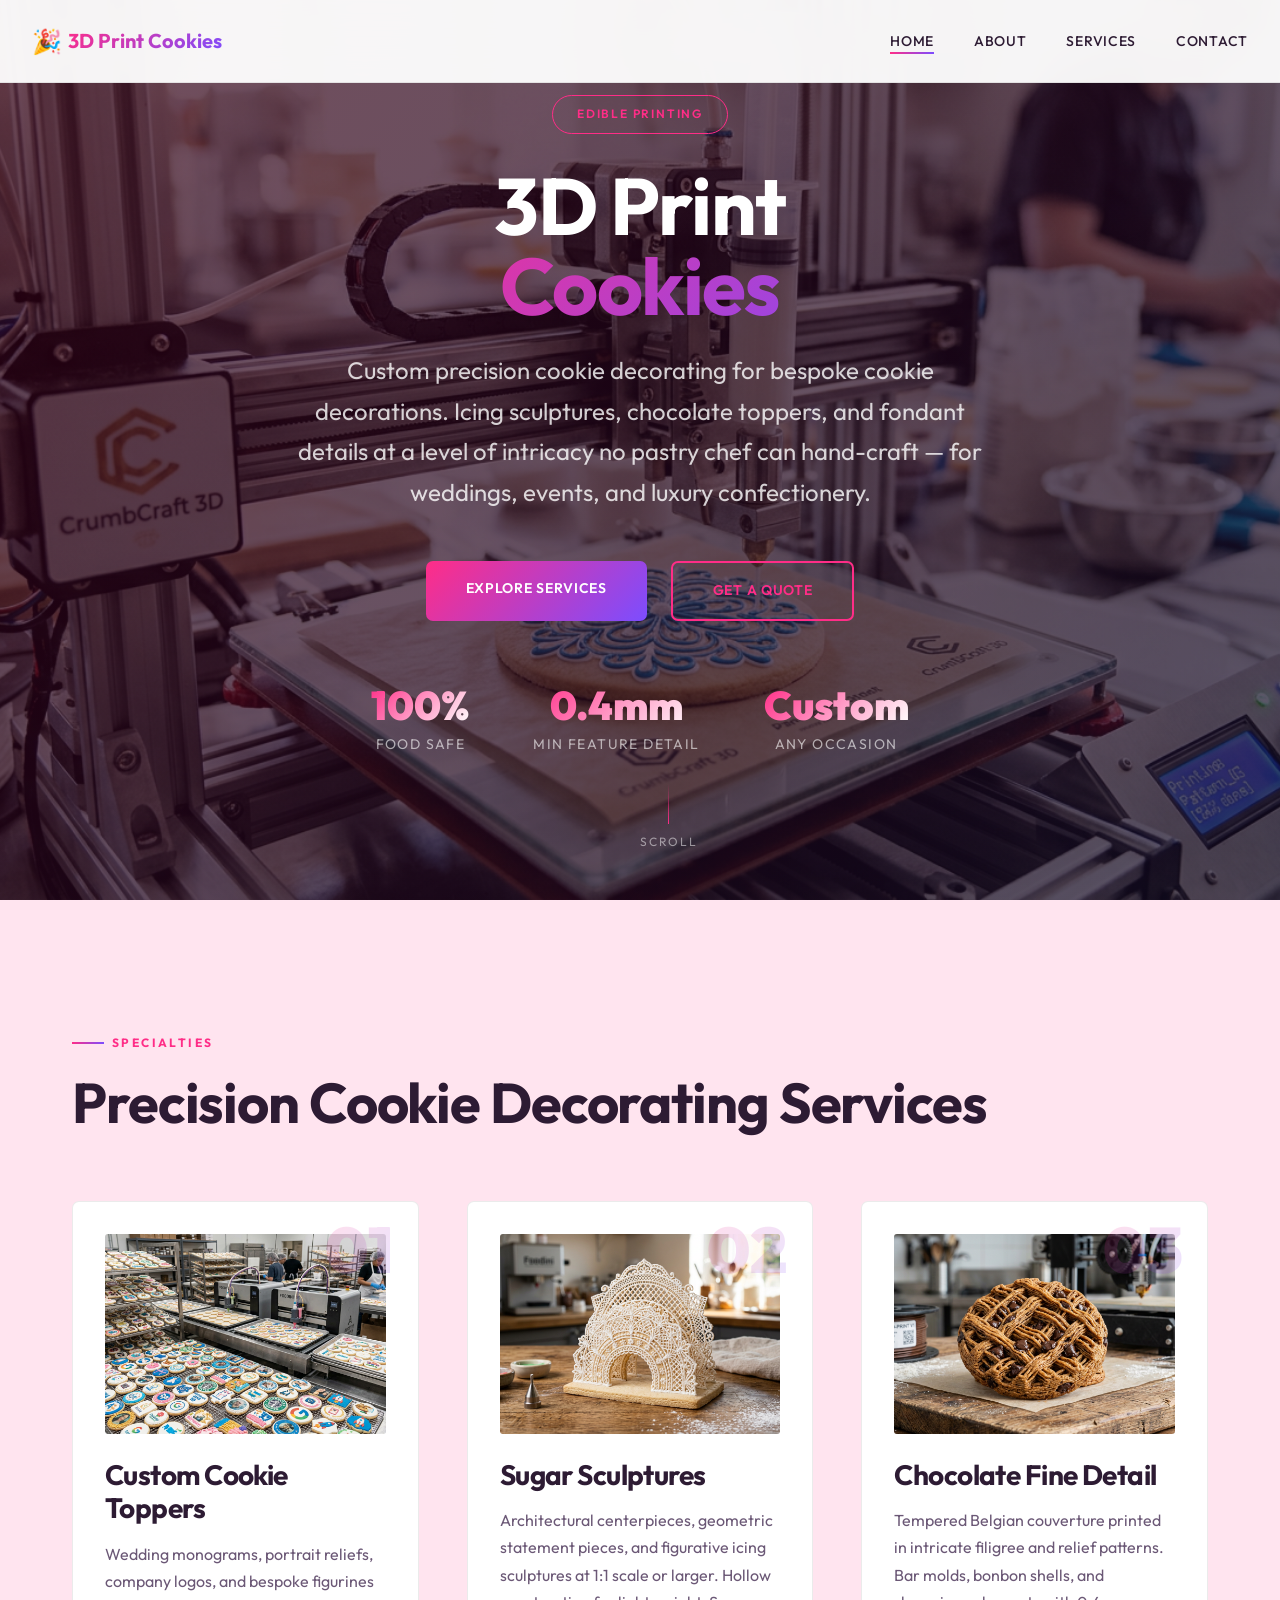
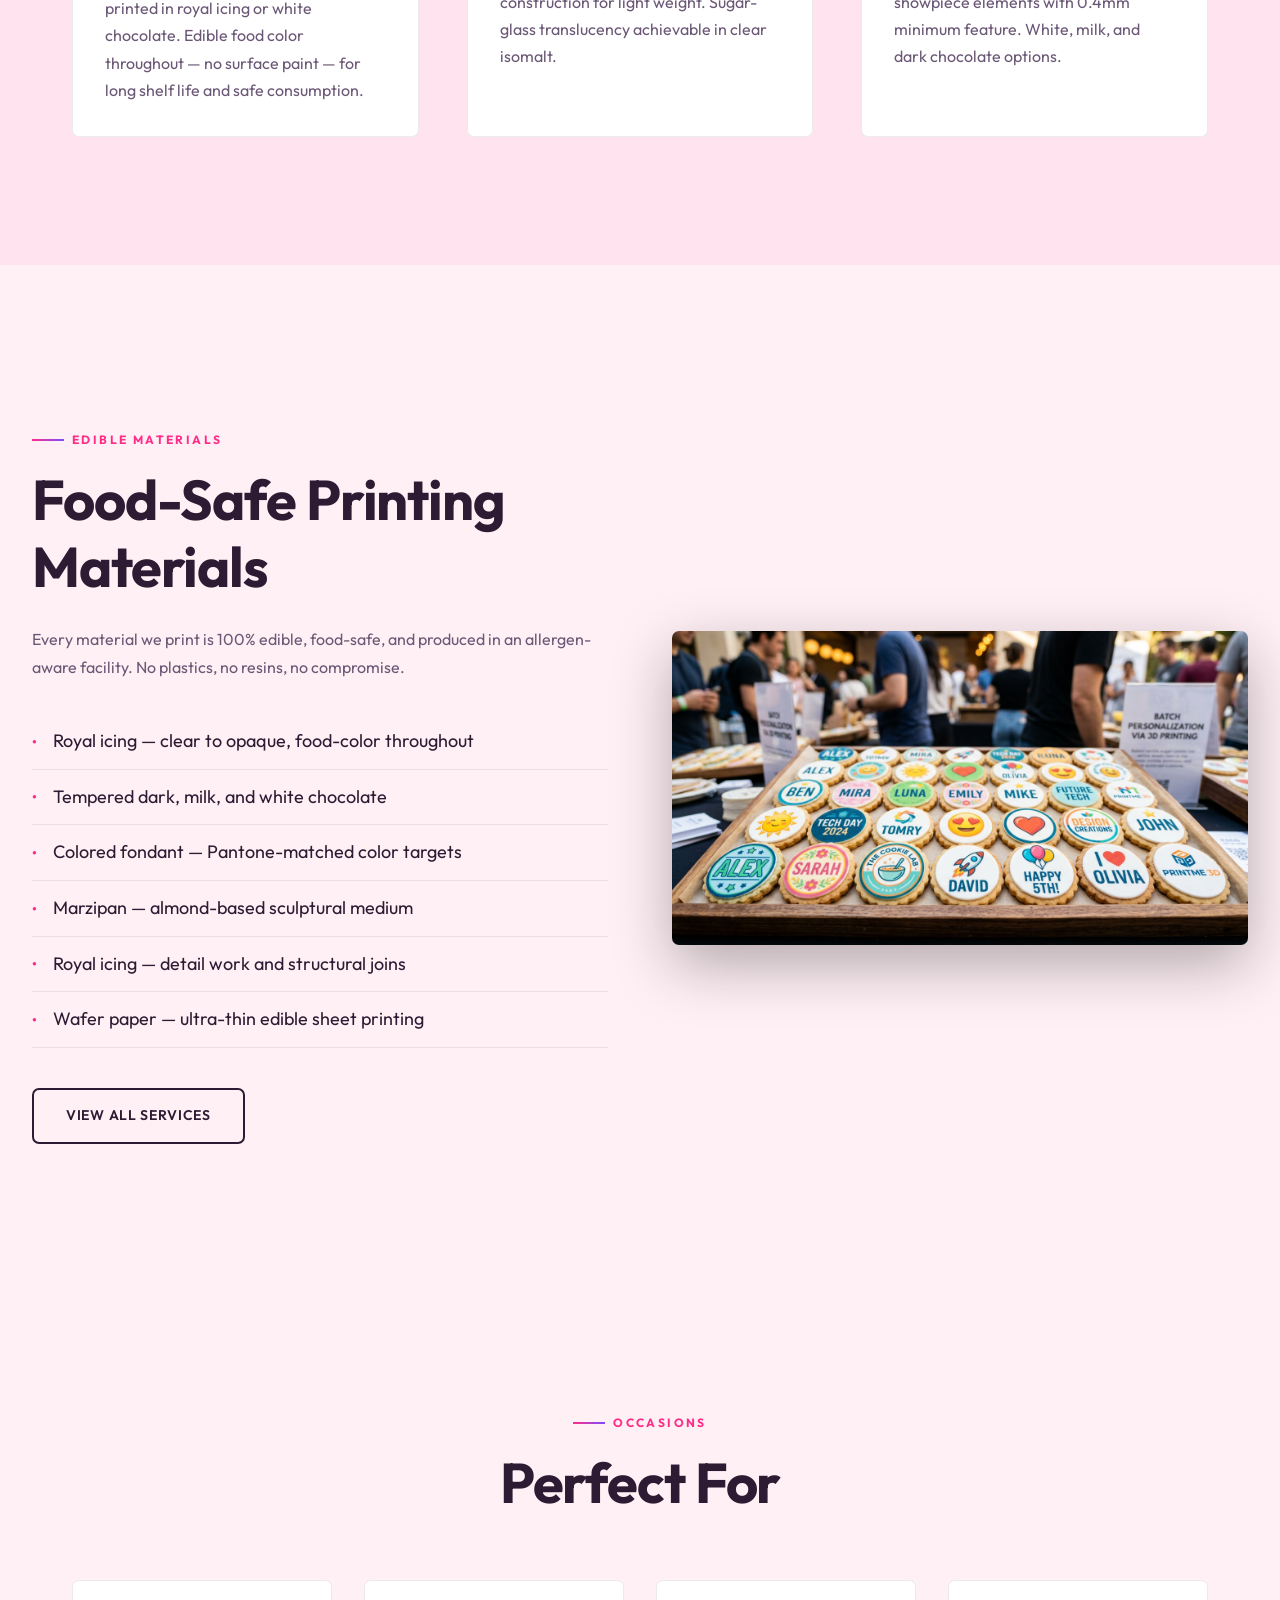
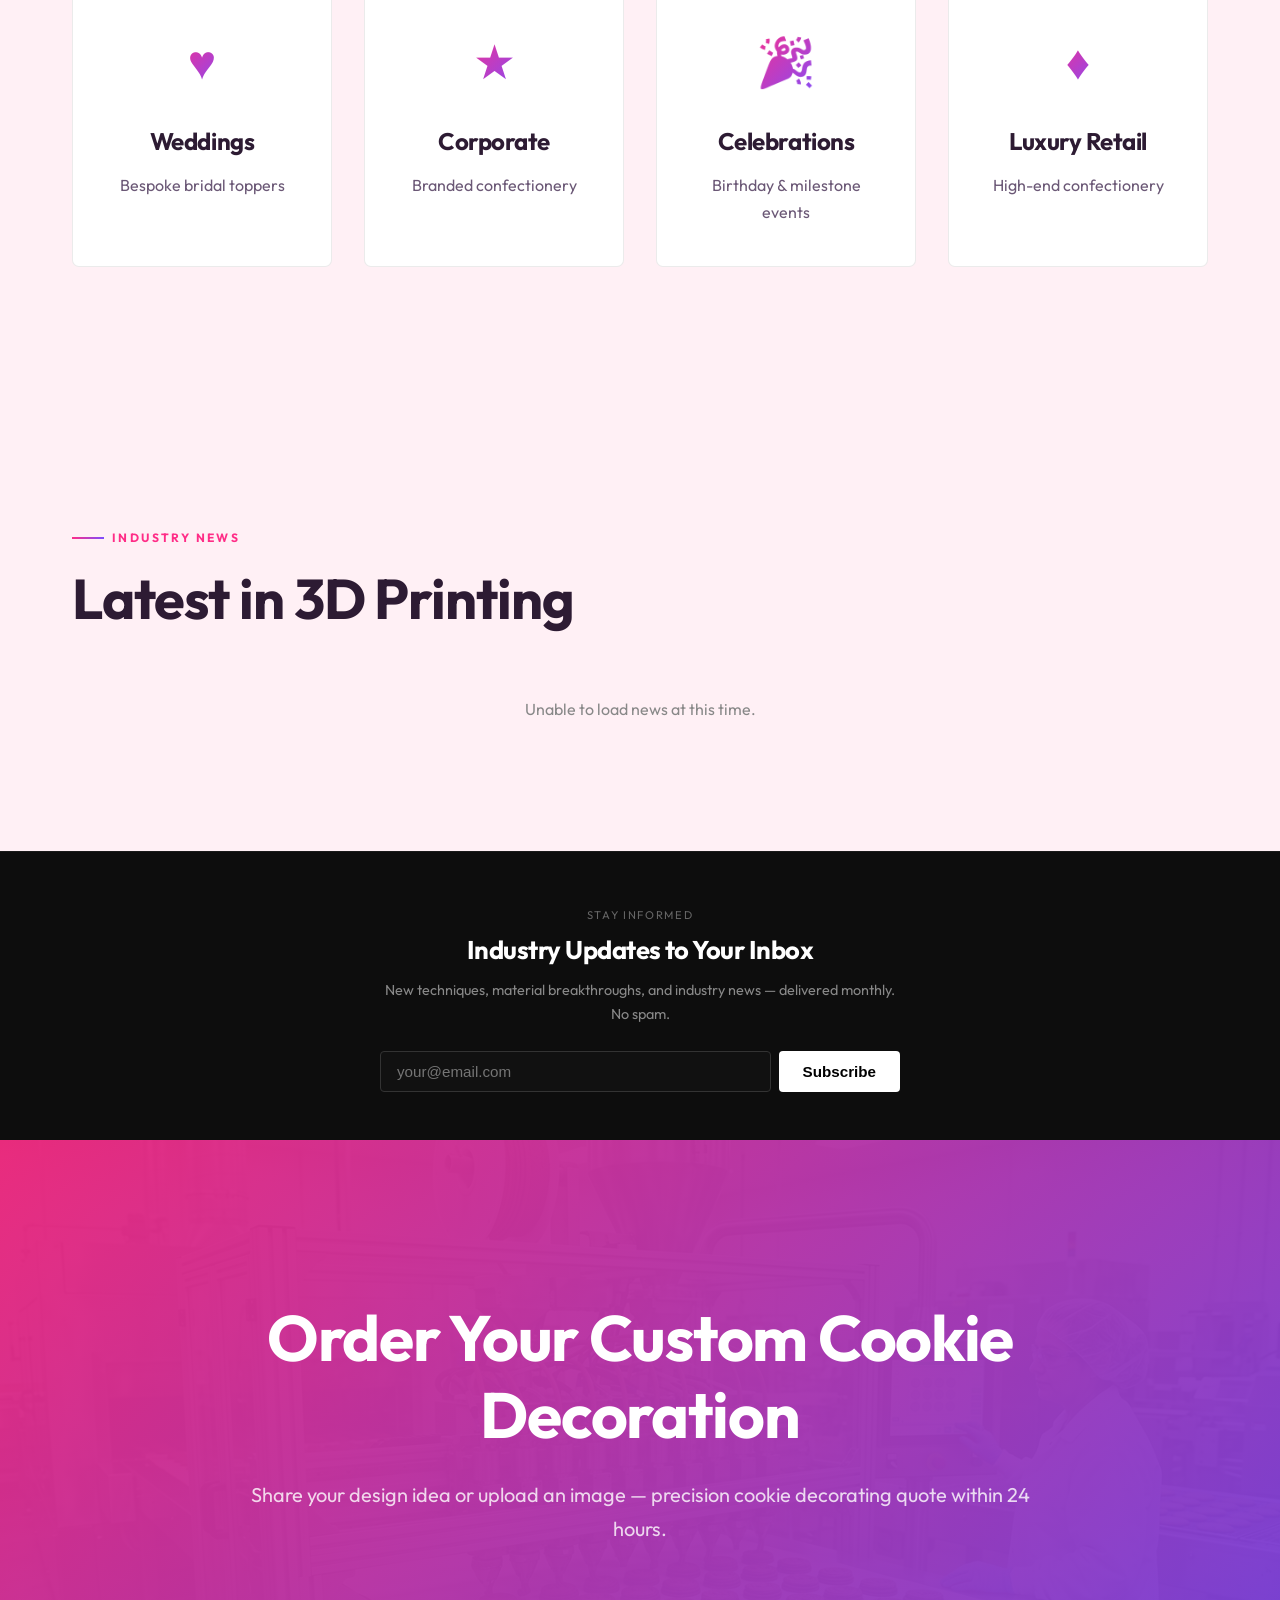
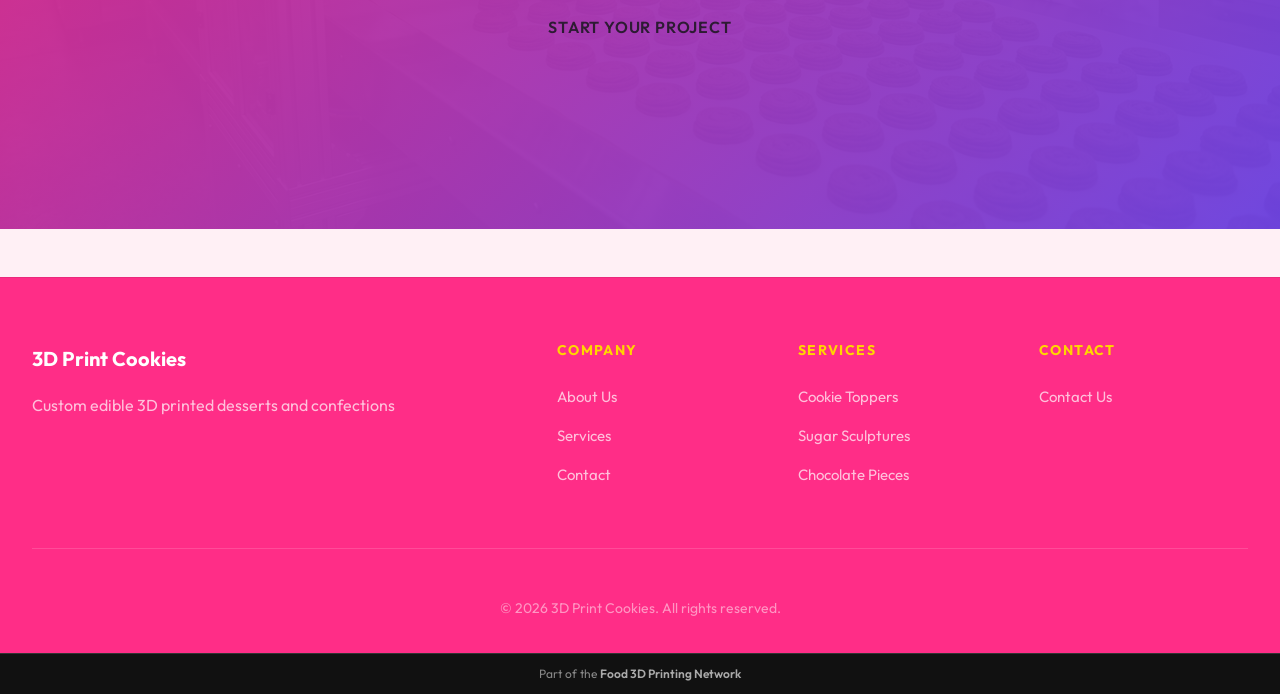
<file: index.html>
<!DOCTYPE html>
<html lang="en">
<head>
    <meta charset="UTF-8">
    <meta name="viewport" content="width=device-width, initial-scale=1.0">
    <meta name="description" content="Custom 3D printed cookie decorations in royal icing, chocolate, and fondant. Personalized cookie toppers, icing sculptures, and edible fine-detail decorations for any occasion.">
    <meta name="keywords" content="3d printed cookies, edible printing, custom desserts, food technology, personalized cookies, max davis, ben stagl, ally reza, chilab, chilab studio, titobi, chicago, manufacturing, functional, 3d, prototype">
    <meta property="og:title" content="3D Print Cookies | Custom 3D Printed Cookie Decorations">
    <meta property="og:description" content="Custom 3D printed cookie decorations in royal icing, chocolate, and fondant for weddings, events, and luxury baking.">
    <meta name="author" content="Max Davis, Ben Stagl, Ally Reza - ChiLab Studio">
    <meta property="og:type" content="website">
    <meta property="og:image" content="images/01_precision_icing.png">
    <title>3D Print Cookies | Custom 3D Printed Cookie Decorations | Icing & Chocolate Decorating</title>
    <link rel="preconnect" href="https://fonts.googleapis.com">
    <link rel="preconnect" href="https://fonts.gstatic.com" crossorigin>
    <link href="https://fonts.googleapis.com/css2?family=Outfit:wght@300;400;500;600;700;800;900&family=Pacifico&display=swap" rel="stylesheet">
    <link rel="stylesheet" href="css/style.css">
<script type="application/ld+json">
[
  {
    "@context": "https://schema.org",
    "@type": "Organization",
    "name": "3D Print Cookies",
    "url": "https://3dprintcookies.com",
    "description": "Custom 3D printed cookie decorations in royal icing, chocolate, and fondant. Personalized cookie toppers, icing sculptures, and edible fine-detail decorations for any occasion.",
    "contactPoint": {
      "@type": "ContactPoint",
      "contactType": "customer service",
      "url": "https://3dprintcookies.com/contact.html"
    }
  },
  {
    "@context": "https://schema.org",
    "@type": "WebSite",
    "name": "3D Print Cookies",
    "url": "https://3dprintcookies.com"
  },
  {
    "@context": "https://schema.org",
    "@type": "Service",
    "name": "Cookie Toppers",
    "provider": {
      "@type": "Organization",
      "name": "3D Print Cookies",
      "url": "https://3dprintcookies.com"
    },
    "url": "https://3dprintcookies.com/services.html"
  },
  {
    "@context": "https://schema.org",
    "@type": "Service",
    "name": "Sugar Sculptures",
    "provider": {
      "@type": "Organization",
      "name": "3D Print Cookies",
      "url": "https://3dprintcookies.com"
    },
    "url": "https://3dprintcookies.com/services.html"
  },
  {
    "@context": "https://schema.org",
    "@type": "Service",
    "name": "Chocolate Pieces",
    "provider": {
      "@type": "Organization",
      "name": "3D Print Cookies",
      "url": "https://3dprintcookies.com"
    },
    "url": "https://3dprintcookies.com/services.html"
  }
]
</script>
    <!-- ADSENSE: replace ca-pub-REPLACE_WITH_PUB_ID with your publisher ID to activate -->
    <!-- <script async src="https://pagead2.googlesyndication.com/pagead/js/adsbygoogle.js?client=ca-pub-REPLACE_WITH_PUB_ID" crossorigin="anonymous"></script> -->
</head>
<body>
    <div class="sprinkles-bg"></div>

    <header class="site-header">
        <nav class="navbar">
            <div class="nav-container">
                <a href="index.html" class="nav-logo">
                    <span class="logo-emoji">&#127881;</span><span class="logo-text">3D Print Cookies</span>
                </a>
                <button class="nav-toggle" aria-label="Toggle navigation" aria-expanded="false">
                    <span class="hamburger"></span>
                    <span class="hamburger"></span>
                    <span class="hamburger"></span>
                </button>
                <ul class="nav-menu">
                    <li><a href="index.html" class="nav-link active">Home</a></li>
                    <li><a href="about.html" class="nav-link">About</a></li>
                    <li><a href="services.html" class="nav-link">Services</a></li>
                    <li><a href="contact.html" class="nav-link">Contact</a></li>
                </ul>
            </div>
        </nav>
    </header>

    <main>
        <section class="hero">
            <div class="hero-background">
                <img src="images/02_printer_active.png" alt="3D Print Cookies" loading="lazy">
                <div class="hero-overlay"></div>
            </div>
            <div class="hero-content">
                <div class="hero-badge">EDIBLE PRINTING</div>
                <h1 class="hero-title">
                    <span class="title-line">3D Print</span>
                        <span class="title-line highlight">Cookies</span>
                </h1>
                <p class="hero-subtitle">Custom precision cookie decorating for bespoke cookie decorations. Icing sculptures, chocolate toppers, and fondant details at a level of intricacy no pastry chef can hand-craft — for weddings, events, and luxury confectionery.</p>
                <div class="hero-actions">
                    <a href="services.html" class="btn btn-primary">Explore Services</a>
                    <a href="contact.html" class="btn btn-secondary">Get a Quote</a>
                </div>
                <div class="hero-stats">
                    <div class="stat-item">
                        <div class="stat-number">100%</div>
                        <div class="stat-label">Food Safe</div>
                    </div>
                    <div class="stat-item">
                        <div class="stat-number">0.4mm</div>
                        <div class="stat-label">Min Feature Detail</div>
                    </div>
                    <div class="stat-item">
                        <div class="stat-number">Custom</div>
                        <div class="stat-label">Any Occasion</div>
                    </div>
                </div>
            </div>
            <div class="scroll-indicator">
                <div class="scroll-line"></div>
                <span>SCROLL</span>
            </div>
        </section>

        <section class="process-section">
            <div class="container">
                <div class="section-header">
                    <span class="section-label">SPECIALTIES</span>
                    <h2 class="section-title">Precision Cookie Decorating Services</h2>
                </div>
                <div class="process-grid">
                    <div class="process-card animate-in">
                        <div class="card-number">01</div>
                        <div class="card-image">
                            <img src="images/03_decorated_array.png" alt="Service 1" loading="lazy">
                        </div>
                        <h3>Custom Cookie Toppers</h3>
                        <p>Wedding monograms, portrait reliefs, company logos, and bespoke figurines printed in royal icing or white chocolate. Edible food color throughout — no surface paint — for long shelf life and safe consumption.</p>
                    </div>
                    <div class="process-card animate-in">
                        <div class="card-number">02</div>
                        <div class="card-image">
                            <img src="images/04_lace_pattern.png" alt="Service 2" loading="lazy">
                        </div>
                        <h3>Sugar Sculptures</h3>
                        <p>Architectural centerpieces, geometric statement pieces, and figurative icing sculptures at 1:1 scale or larger. Hollow construction for light weight. Sugar-glass translucency achievable in clear isomalt.</p>
                    </div>
                    <div class="process-card animate-in">
                        <div class="card-number">03</div>
                        <div class="card-image">
                            <img src="images/05_chocolate_chip.png" alt="Service 3" loading="lazy">
                        </div>
                        <h3>Chocolate Fine Detail</h3>
                        <p>Tempered Belgian couverture printed in intricate filigree and relief patterns. Bar molds, bonbon shells, and showpiece elements with 0.4mm minimum feature. White, milk, and dark chocolate options.</p>
                    </div>
                </div>
            </div>
        </section>


    <!-- Ad Unit: Mid-Page Leaderboard -->
    <div class="ad-unit-container" style="text-align:center;padding:1rem 0;margin:0 auto;max-width:970px;">
      <!-- <ins class="adsbygoogle" style="display:block" data-ad-client="ca-pub-REPLACE_WITH_PUB_ID" data-ad-slot="REPLACE_WITH_SLOT_ID_1" data-ad-format="auto" data-full-width-responsive="true"></ins> -->
      <!-- <script>(adsbygoogle = window.adsbygoogle || []).push({});</script> -->
    </div>
        <section class="materials-section">
            <div class="container-wide">
                <div class="materials-content">
                    <div class="materials-info">
                        <span class="section-label">EDIBLE MATERIALS</span>
                        <h2>Food-Safe Printing Materials</h2>
                        <p>Every material we print is 100% edible, food-safe, and produced in an allergen-aware facility. No plastics, no resins, no compromise.</p>
                        <ul class="materials-list">
                            <li><span class="material-icon">&#9679;</span> Royal icing — clear to opaque, food-color throughout</li>
                            <li><span class="material-icon">&#9679;</span> Tempered dark, milk, and white chocolate</li>
                            <li><span class="material-icon">&#9679;</span> Colored fondant — Pantone-matched color targets</li>
                            <li><span class="material-icon">&#9679;</span> Marzipan — almond-based sculptural medium</li>
                            <li><span class="material-icon">&#9679;</span> Royal icing — detail work and structural joins</li>
                            <li><span class="material-icon">&#9679;</span> Wafer paper — ultra-thin edible sheet printing</li>
                        </ul>
                        <a href="services.html" class="btn btn-outline">View All Services</a>
                    </div>
                    <div class="materials-visual">
                        <img src="images/06_personalized_batch.png" alt="3D Print Cookies Services" loading="lazy">
                        <div class="visual-accent"></div>
                    </div>
                </div>
            </div>
        </section>

        <section class="industries-section">
            <div class="container">
                <div class="section-header center">
                    <span class="section-label">OCCASIONS</span>
                    <h2>Perfect For</h2>
                </div>
                <div class="industries-grid">
                    <div class="industry-card animate-in">
                        <div class="industry-icon">&#9829;</div>
                        <h3>Weddings</h3>
                        <p>Bespoke bridal toppers</p>
                    </div>
                    <div class="industry-card animate-in">
                        <div class="industry-icon">&#9733;</div>
                        <h3>Corporate</h3>
                        <p>Branded confectionery</p>
                    </div>
                    <div class="industry-card animate-in">
                        <div class="industry-icon">&#127881;</div>
                        <h3>Celebrations</h3>
                        <p>Birthday & milestone events</p>
                    </div>
                    <div class="industry-card animate-in">
                        <div class="industry-icon">&#9830;</div>
                        <h3>Luxury Retail</h3>
                        <p>High-end confectionery</p>
                    </div>
                </div>
            </div>
        </section>
        <section class="news-section">
            <div class="container">
                <div class="section-header">
                    <span class="section-label">INDUSTRY NEWS</span>
                    <h2 class="section-title">Latest in 3D Printing</h2>
                </div>
                <div id="news-feed"></div>
            </div>
        </section>
        <section class="newsletter-section" style="background:#0d0d0d;padding:3rem 2rem;text-align:center;border-top:1px solid #1a1a1a;">
            <div style="max-width:520px;margin:0 auto;">
                <span style="font-size:0.7rem;letter-spacing:0.15em;color:#666;text-transform:uppercase;">Stay Informed</span>
                <h2 style="color:#fff;font-size:1.6rem;margin:0.5rem 0 0.75rem;">Industry Updates to Your Inbox</h2>
                <p style="color:#888;font-size:0.9rem;margin-bottom:1.5rem;">New techniques, material breakthroughs, and industry news — delivered monthly. No spam.</p>
                <form action="https://api.web3forms.com/submit" method="POST"
                      style="display:flex;gap:0.5rem;flex-wrap:wrap;justify-content:center;"
                      onsubmit="this.querySelector('button').textContent='Subscribed!';this.querySelector('button').disabled=true;">
                    <input type="hidden" name="access_key" value="6f33053b-6d08-414b-9615-665f88c98da8">
                    <input type="hidden" name="cc" value="printwire@gmail.com">
                    <input type="hidden" name="subject" value="Newsletter Signup">
                    <input type="hidden" name="from_name" value="Newsletter Signup">
                    <input type="email" name="email" placeholder="your@email.com" required
                           style="flex:1;min-width:220px;padding:0.7rem 1rem;background:#111;border:1px solid #333;color:#fff;border-radius:4px;font-size:0.95rem;">
                    <button type="submit"
                            style="padding:0.7rem 1.5rem;background:#fff;color:#000;border:none;border-radius:4px;font-weight:600;font-size:0.95rem;cursor:pointer;white-space:nowrap;">
                        Subscribe
                    </button>
                </form>
            </div>
        </section>


        <section class="cta-section">
            <div class="cta-content">
                <h2>Order Your Custom Cookie Decoration</h2>
                <p>Share your design idea or upload an image — precision cookie decorating quote within 24 hours.</p>
                <a href="contact.html" class="btn btn-large">Start Your Project</a>
            </div>
            <div class="cta-background">
                <img src="images/08_production_scale.png" alt="3D Print Cookies" loading="lazy">
            </div>
        </section>
    </main>

    <!-- Ad Unit: Pre-Footer Banner -->
    <div class="ad-unit-container" style="text-align:center;padding:1.5rem 0;margin:0 auto;max-width:970px;">
      <!-- <ins class="adsbygoogle" style="display:block" data-ad-client="ca-pub-REPLACE_WITH_PUB_ID" data-ad-slot="REPLACE_WITH_SLOT_ID_2" data-ad-format="auto" data-full-width-responsive="true"></ins> -->
      <!-- <script>(adsbygoogle = window.adsbygoogle || []).push({});</script> -->
    </div>
    <footer class="site-footer">
        <div class="footer-container">
            <div class="footer-main">
                <div class="footer-brand">
                    <div class="footer-logo">3D Print Cookies</div>
                    <p>Custom edible 3D printed desserts and confections</p>
                </div>
                <div class="footer-links">
                    <div class="footer-column">
                        <h4>Company</h4>
                        <ul>
                            <li><a href="about.html">About Us</a></li>
                            <li><a href="services.html">Services</a></li>
                            <li><a href="contact.html">Contact</a></li>
                        </ul>
                    </div>
                    <div class="footer-column">
                        <h4>Services</h4>
                        <ul>
                            <li><a href="services.html">Cookie Toppers</a></li>
                            <li><a href="services.html">Sugar Sculptures</a></li>
                            <li><a href="services.html">Chocolate Pieces</a></li>
                        </ul>
                    </div>
                    <div class="footer-column">
                        <h4>Contact</h4>
                        <ul>
                            <li><a href="contact.html">Contact Us</a></li>
                        </ul>
                    </div>
                </div>
            </div>
            <div class="footer-bottom">
                <p>&copy; 2026 3D Print Cookies. All rights reserved.</p>
            </div>
        </div>
    </footer>

    <script src="js/main.js"></script>

    <div class="network-badge" style="background:#111;border-top:1px solid #333;text-align:center;padding:0.6rem 1rem;font-size:0.75rem;color:#888;">
      Part of the <a href="https://3dprintfood.com" style="color:#aaa;text-decoration:none;font-weight:600;">Food 3D Printing Network</a>
    </div>
</body>
</html>
</file>
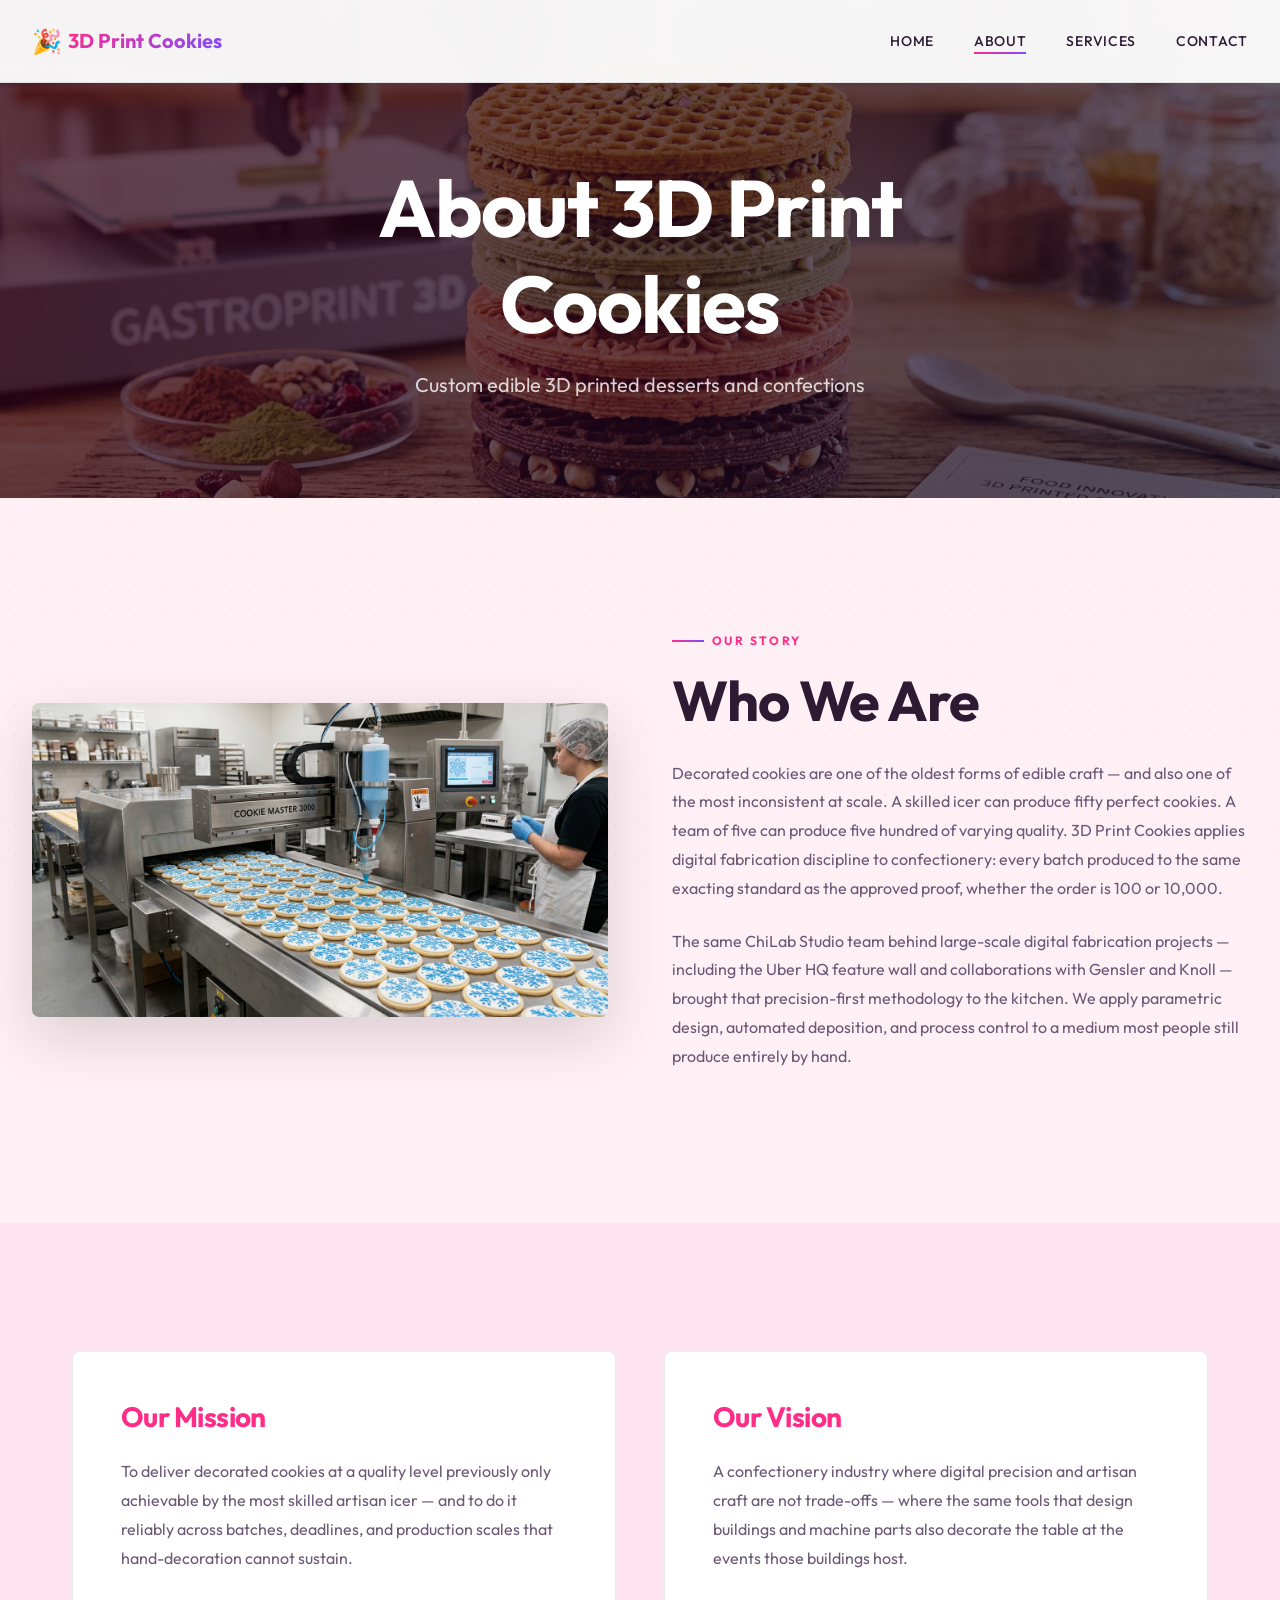
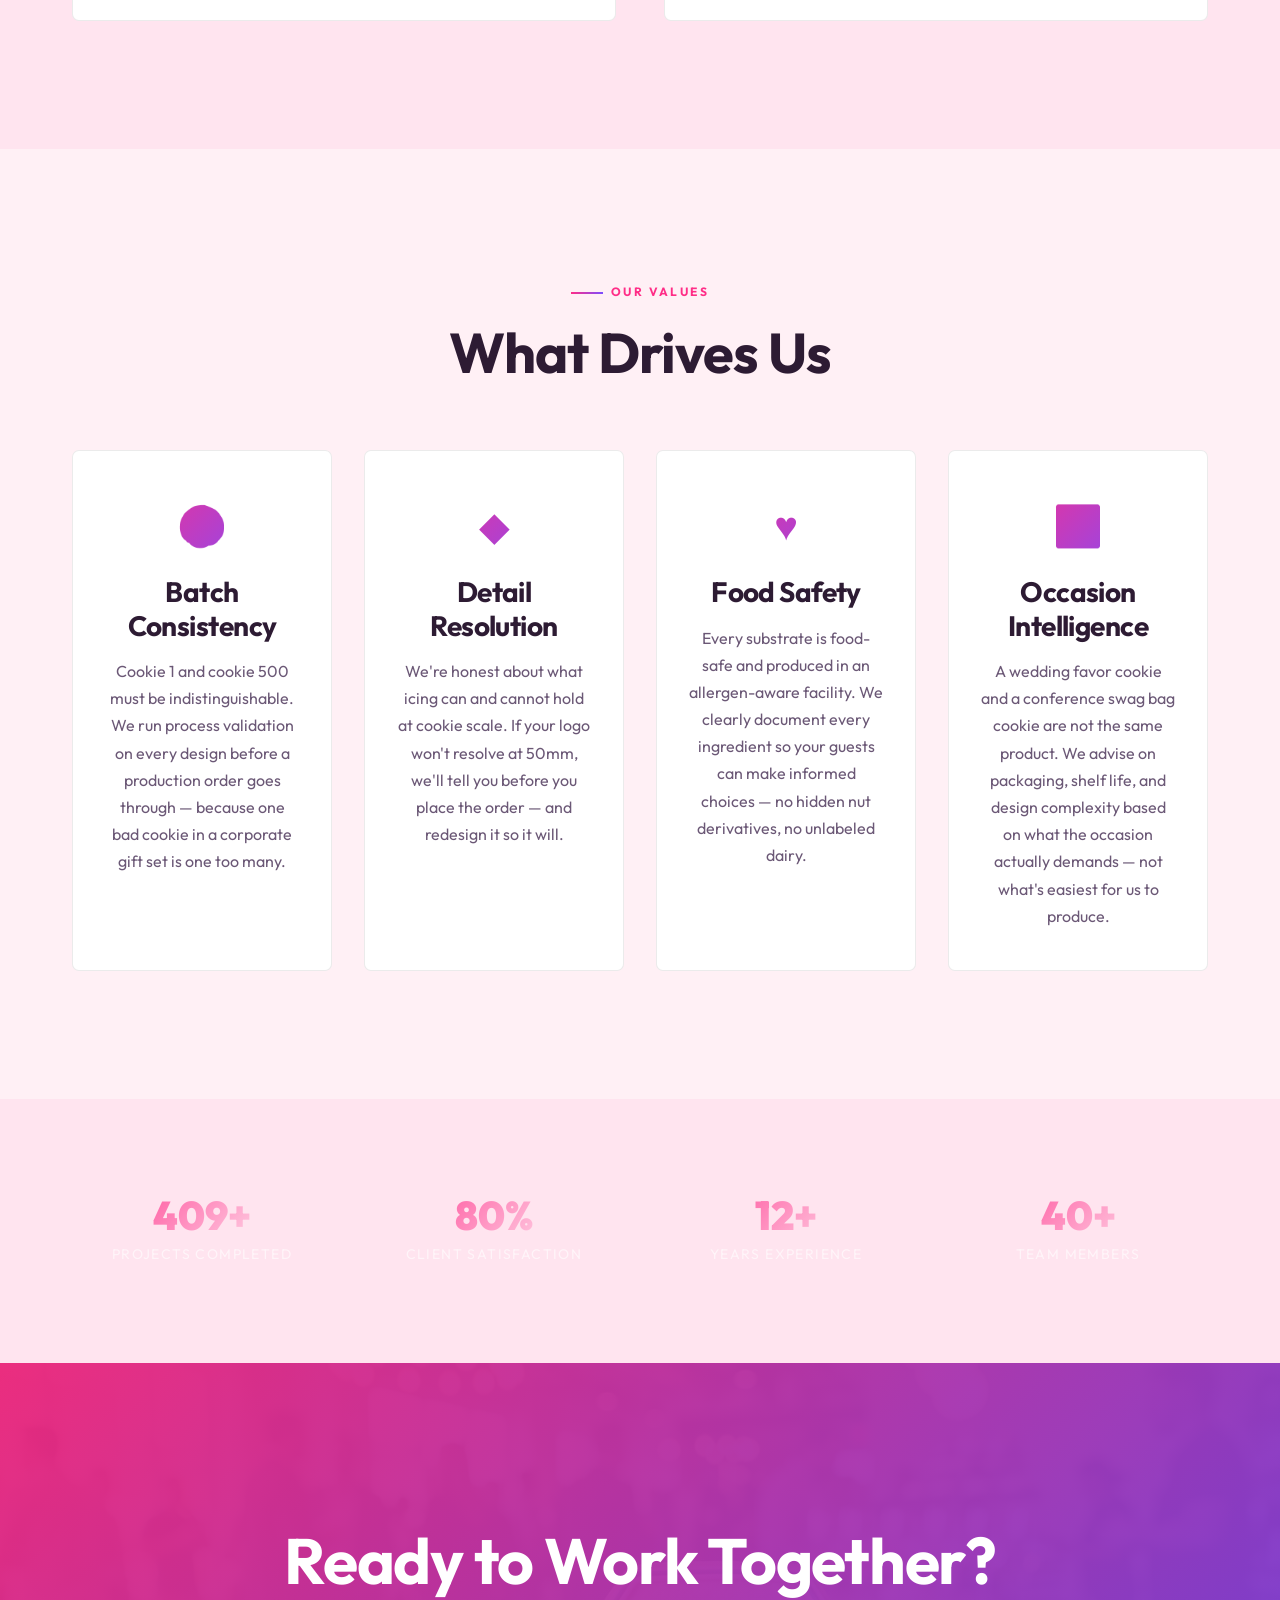
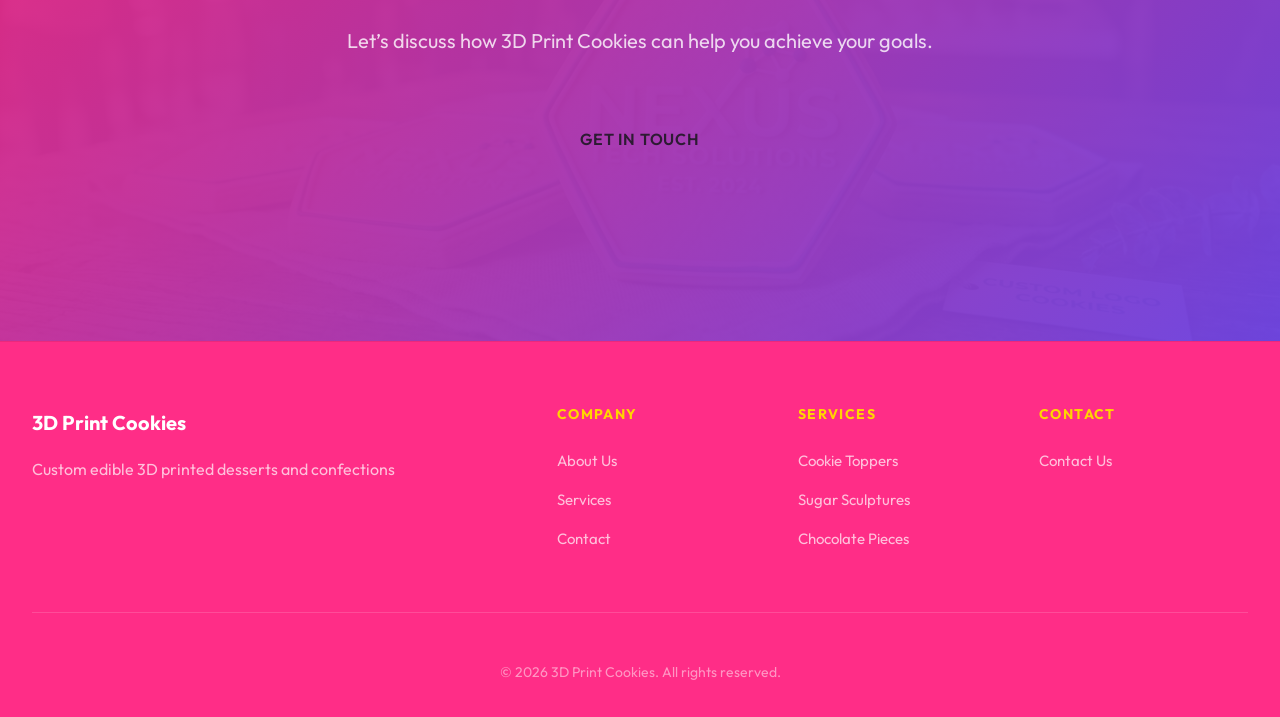
<file: about.html>
<!DOCTYPE html>
<html lang="en">
<head>
    <meta charset="UTF-8">
    <meta name="viewport" content="width=device-width, initial-scale=1.0">
    <meta name="description" content="Learn about 3D Print Cookies - Custom edible 3D printed desserts and confections">
    <meta name="keywords" content="3d printed cookies, edible printing, custom desserts, food technology, personalized cookies, max davis, ben stagl, ally reza, chilab, chilab studio, titobi, chicago, manufacturing, functional, 3d, prototype">
    <meta property="og:title" content="3D Print Cookies | Custom edible 3D printed desserts and confections">
    <meta property="og:description" content="Learn about 3D Print Cookies - Custom edible 3D printed desserts and confections">
    <meta name="author" content="Max Davis, Ben Stagl, Ally Reza - ChiLab Studio">
    <meta property="og:type" content="website">
    <meta property="og:image" content="images/09_lattice_geo.png">
    <title>About 3D Print Cookies</title>
    <link rel="preconnect" href="https://fonts.googleapis.com">
    <link rel="preconnect" href="https://fonts.gstatic.com" crossorigin>
    <link href="https://fonts.googleapis.com/css2?family=Outfit:wght@300;400;500;600;700;800;900&family=Pacifico&display=swap" rel="stylesheet">
    <link rel="stylesheet" href="css/style.css">
<script type="application/ld+json">
[
  {
    "@context": "https://schema.org",
    "@type": "Organization",
    "name": "3D Print Cookies",
    "url": "https://3dprintcookies.com",
    "description": "Learn about 3D Print Cookies - Custom edible 3D printed desserts and confections",
    "contactPoint": {
      "@type": "ContactPoint",
      "contactType": "customer service",
      "url": "https://3dprintcookies.com/contact.html"
    }
  },
  {
    "@context": "https://schema.org",
    "@type": "WebSite",
    "name": "3D Print Cookies",
    "url": "https://3dprintcookies.com"
  },
  {
    "@context": "https://schema.org",
    "@type": "Service",
    "name": "Cookie Toppers",
    "provider": {
      "@type": "Organization",
      "name": "3D Print Cookies",
      "url": "https://3dprintcookies.com"
    },
    "url": "https://3dprintcookies.com/services.html"
  },
  {
    "@context": "https://schema.org",
    "@type": "Service",
    "name": "Sugar Sculptures",
    "provider": {
      "@type": "Organization",
      "name": "3D Print Cookies",
      "url": "https://3dprintcookies.com"
    },
    "url": "https://3dprintcookies.com/services.html"
  },
  {
    "@context": "https://schema.org",
    "@type": "Service",
    "name": "Chocolate Pieces",
    "provider": {
      "@type": "Organization",
      "name": "3D Print Cookies",
      "url": "https://3dprintcookies.com"
    },
    "url": "https://3dprintcookies.com/services.html"
  }
]
</script>
    <!-- ADSENSE: replace ca-pub-REPLACE_WITH_PUB_ID with your publisher ID to activate -->
    <!-- <script async src="https://pagead2.googlesyndication.com/pagead/js/adsbygoogle.js?client=ca-pub-REPLACE_WITH_PUB_ID" crossorigin="anonymous"></script> -->
</head>
<body>
    <div class="sprinkles-bg"></div>

    <header class="site-header">
        <nav class="navbar">
            <div class="nav-container">
                <a href="index.html" class="nav-logo">
                    <span class="logo-emoji">&#127881;</span><span class="logo-text">3D Print Cookies</span>
                </a>
                <button class="nav-toggle" aria-label="Toggle navigation" aria-expanded="false">
                    <span class="hamburger"></span>
                    <span class="hamburger"></span>
                    <span class="hamburger"></span>
                </button>
                <ul class="nav-menu">
                    <li><a href="index.html" class="nav-link">Home</a></li>
                    <li><a href="about.html" class="nav-link active">About</a></li>
                    <li><a href="services.html" class="nav-link">Services</a></li>
                    <li><a href="contact.html" class="nav-link">Contact</a></li>
                </ul>
            </div>
        </nav>
    </header>

    <main>
        <section class="page-hero">
            <div class="page-hero-bg">
                <img src="images/10_multi_flavor.png" alt="About 3D Print Cookies" loading="lazy">
                <div class="page-hero-overlay"></div>
            </div>
            <div class="page-hero-content">
                <h1>About 3D Print Cookies</h1>
                <p class="page-hero-subtitle">Custom edible 3D printed desserts and confections</p>
            </div>
        </section>

        <section class="story-section">
            <div class="container-wide">
                <div class="story-grid">
                    <div class="story-image animate-in">
                        <img src="images/11_professional_deco.png" alt="Our Story" loading="lazy">
                    </div>
                    <div class="story-content animate-in">
                        <span class="section-label">OUR STORY</span>
                        <h2>Who We Are</h2>
                        <p>Decorated cookies are one of the oldest forms of edible craft — and also one of the most inconsistent at scale. A skilled icer can produce fifty perfect cookies. A team of five can produce five hundred of varying quality. 3D Print Cookies applies digital fabrication discipline to confectionery: every batch produced to the same exacting standard as the approved proof, whether the order is 100 or 10,000.</p>
                        <p>The same ChiLab Studio team behind large-scale digital fabrication projects — including the Uber HQ feature wall and collaborations with Gensler and Knoll — brought that precision-first methodology to the kitchen. We apply parametric design, automated deposition, and process control to a medium most people still produce entirely by hand.</p>
                    </div>
                </div>
            </div>
        </section>

        <section class="mission-section">
            <div class="container">
                <div class="mission-grid">
                    <div class="mission-card animate-in">
                        <h3>Our Mission</h3>
                        <p>To deliver decorated cookies at a quality level previously only achievable by the most skilled artisan icer — and to do it reliably across batches, deadlines, and production scales that hand-decoration cannot sustain.</p>
                    </div>
                    <div class="mission-card animate-in">
                        <h3>Our Vision</h3>
                        <p>A confectionery industry where digital precision and artisan craft are not trade-offs — where the same tools that design buildings and machine parts also decorate the table at the events those buildings host.</p>
                    </div>
                </div>
            </div>
        </section>

        <section class="values-section">
            <div class="container">
                <div class="section-header center">
                    <span class="section-label">OUR VALUES</span>
                    <h2>What Drives Us</h2>
                </div>
                <div class="values-grid">
                    <div class="value-card animate-in">
                        <div class="value-icon">&#127850;</div>
                        <h3>Batch Consistency</h3>
                        <p>Cookie 1 and cookie 500 must be indistinguishable. We run process validation on every design before a production order goes through — because one bad cookie in a corporate gift set is one too many.</p>
                    </div>
                    <div class="value-card animate-in">
                        <div class="value-icon">&#9670;</div>
                        <h3>Detail Resolution</h3>
                        <p>We're honest about what icing can and cannot hold at cookie scale. If your logo won't resolve at 50mm, we'll tell you before you place the order — and redesign it so it will.</p>
                    </div>
                    <div class="value-card animate-in">
                        <div class="value-icon">&#9829;</div>
                        <h3>Food Safety</h3>
                        <p>Every substrate is food-safe and produced in an allergen-aware facility. We clearly document every ingredient so your guests can make informed choices — no hidden nut derivatives, no unlabeled dairy.</p>
                    </div>
                    <div class="value-card animate-in">
                        <div class="value-icon">&#127381;</div>
                        <h3>Occasion Intelligence</h3>
                        <p>A wedding favor cookie and a conference swag bag cookie are not the same product. We advise on packaging, shelf life, and design complexity based on what the occasion actually demands — not what's easiest for us to produce.</p>
                    </div>
                </div>
            </div>
        </section>

        <section class="stats-section">
            <div class="container">
                <div class="stats-bar">
                    <div class="stat-item animate-in">
                        <div class="stat-number" data-count="500">500+</div>
                        <div class="stat-label">Projects Completed</div>
                    </div>
                    <div class="stat-item animate-in">
                        <div class="stat-number" data-count="98">98%</div>
                        <div class="stat-label">Client Satisfaction</div>
                    </div>
                    <div class="stat-item animate-in">
                        <div class="stat-number" data-count="15">15+</div>
                        <div class="stat-label">Years Experience</div>
                    </div>
                    <div class="stat-item animate-in">
                        <div class="stat-number" data-count="50">50+</div>
                        <div class="stat-label">Team Members</div>
                    </div>
                </div>
            </div>
        </section>

        <section class="cta-section">
            <div class="cta-content">
                <h2>Ready to Work Together?</h2>
                <p>Let&rsquo;s discuss how 3D Print Cookies can help you achieve your goals.</p>
                <a href="contact.html" class="btn btn-large">Get In Touch</a>
            </div>
            <div class="cta-background">
                <img src="images/12_branded_custom.png" alt="3D Print Cookies" loading="lazy">
            </div>
        </section>
    </main>

    <footer class="site-footer">
        <div class="footer-container">
            <div class="footer-main">
                <div class="footer-brand">
                    <div class="footer-logo">3D Print Cookies</div>
                    <p>Custom edible 3D printed desserts and confections</p>
                </div>
                <div class="footer-links">
                    <div class="footer-column">
                        <h4>Company</h4>
                        <ul>
                            <li><a href="about.html">About Us</a></li>
                            <li><a href="services.html">Services</a></li>
                            <li><a href="contact.html">Contact</a></li>
                        </ul>
                    </div>
                    <div class="footer-column">
                        <h4>Services</h4>
                        <ul>
                            <li><a href="services.html">Cookie Toppers</a></li>
                            <li><a href="services.html">Sugar Sculptures</a></li>
                            <li><a href="services.html">Chocolate Pieces</a></li>
                        </ul>
                    </div>
                    <div class="footer-column">
                        <h4>Contact</h4>
                        <ul>
                            <li><a href="contact.html">Contact Us</a></li>
                        </ul>
                    </div>
                </div>
            </div>
            <div class="footer-bottom">
                <p>&copy; 2026 3D Print Cookies. All rights reserved.</p>
            </div>
        </div>
    </footer>

    <script src="js/main.js"></script>
</body>
</html>
</file>
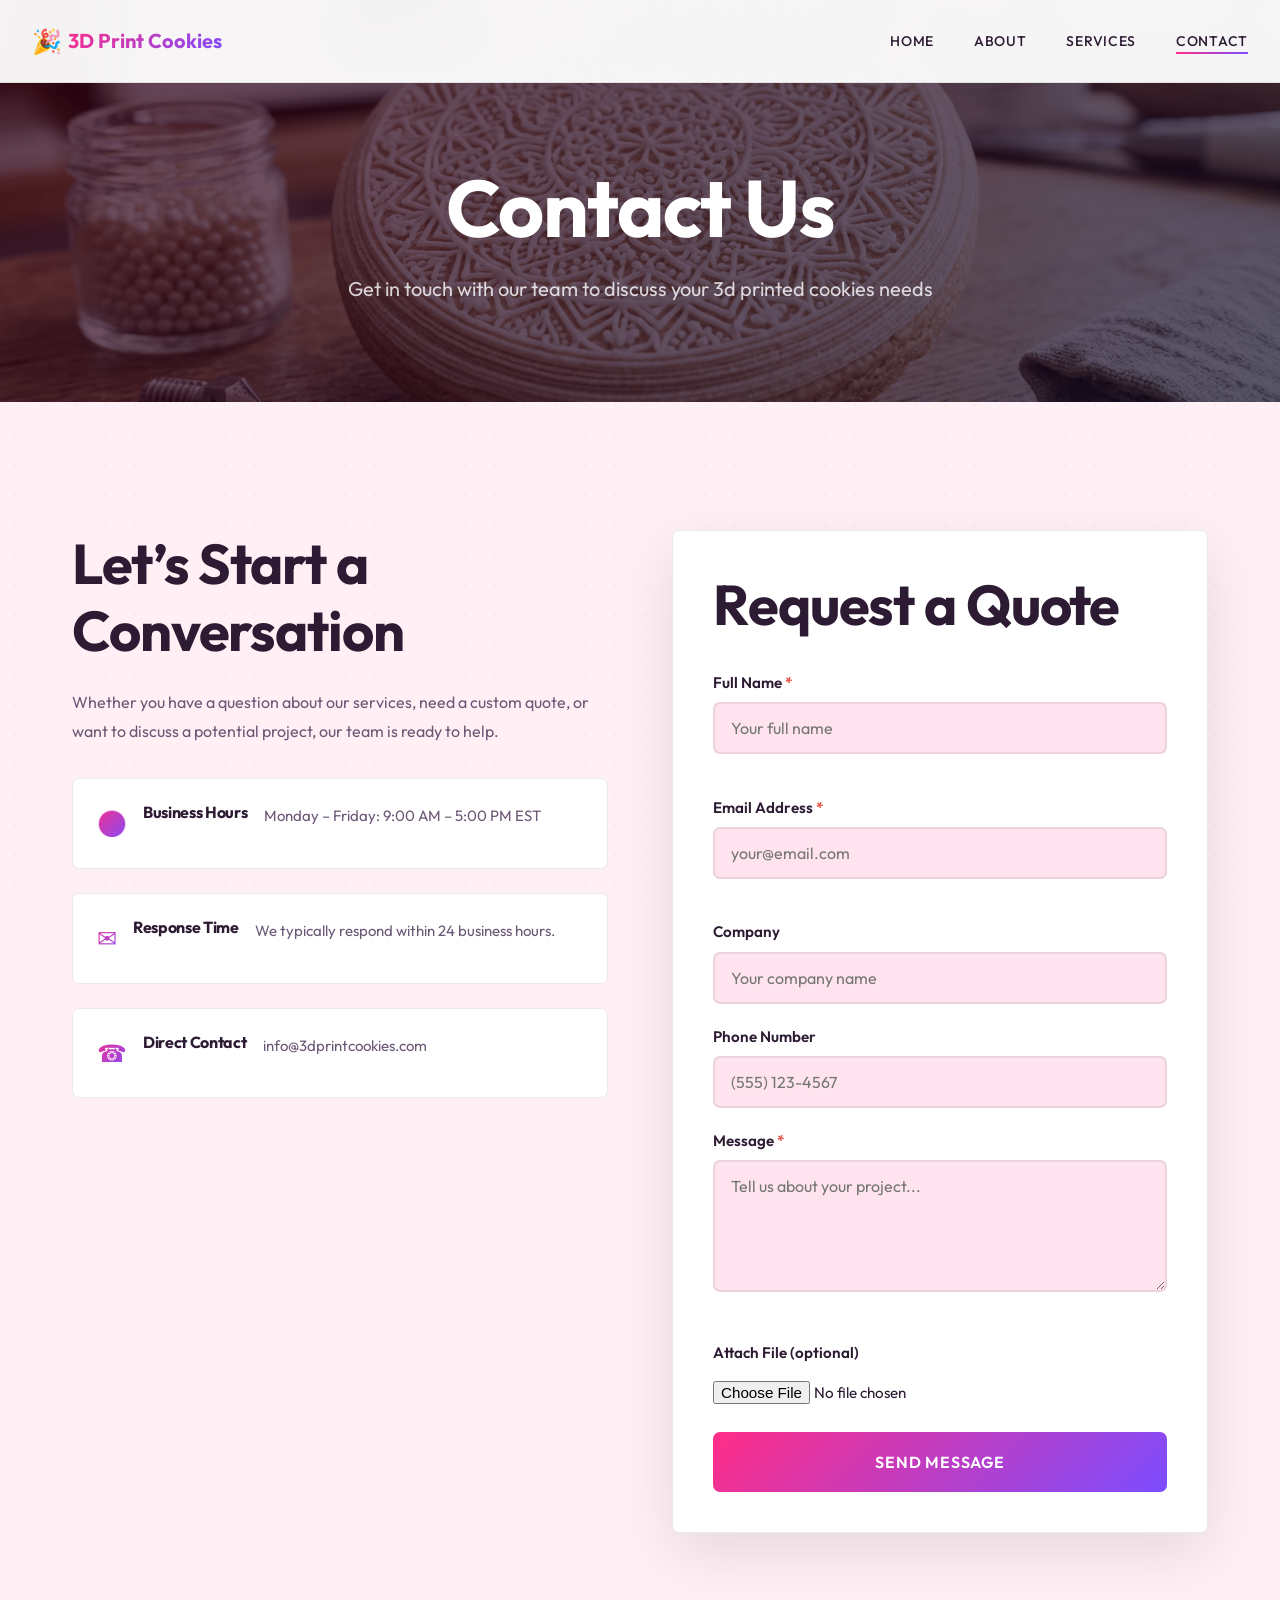
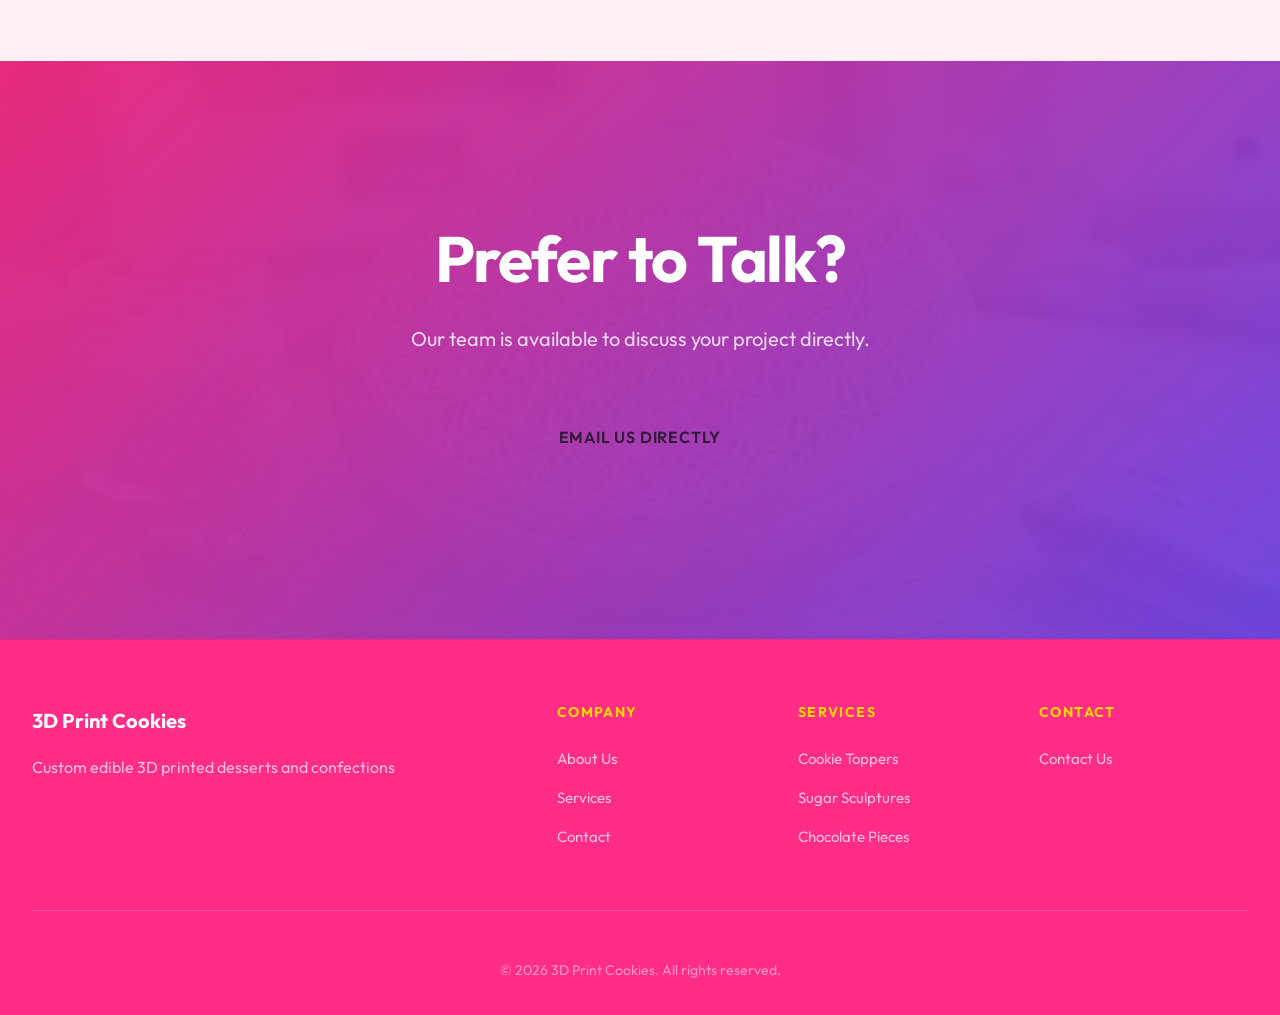
<file: contact.html>
<!DOCTYPE html>
<html lang="en">
<head>
    <meta charset="UTF-8">
    <meta name="viewport" content="width=device-width, initial-scale=1.0">
    <meta name="description" content="Contact 3D Print Cookies - Custom edible 3D printed desserts and confections">
    <meta name="keywords" content="3d printed cookies, edible printing, custom desserts, food technology, personalized cookies, max davis, ben stagl, ally reza, chilab, chilab studio, titobi, chicago, manufacturing, functional, 3d, prototype">
    <meta property="og:title" content="3D Print Cookies | Custom edible 3D printed desserts and confections">
    <meta property="og:description" content="Contact 3D Print Cookies - Custom edible 3D printed desserts and confections">
    <meta name="author" content="Max Davis, Ben Stagl, Ally Reza - ChiLab Studio">
    <meta property="og:type" content="website">
    <meta property="og:image" content="images/01_precision_icing.png">
    <title>Contact 3D Print Cookies</title>
    <link rel="preconnect" href="https://fonts.googleapis.com">
    <link rel="preconnect" href="https://fonts.gstatic.com" crossorigin>
    <link href="https://fonts.googleapis.com/css2?family=Outfit:wght@300;400;500;600;700;800;900&family=Pacifico&display=swap" rel="stylesheet">
    <link rel="stylesheet" href="css/style.css">
<script type="application/ld+json">
[
  {
    "@context": "https://schema.org",
    "@type": "Organization",
    "name": "3D Print Cookies",
    "url": "https://3dprintcookies.com",
    "description": "Contact 3D Print Cookies - Custom edible 3D printed desserts and confections",
    "contactPoint": {
      "@type": "ContactPoint",
      "contactType": "customer service",
      "url": "https://3dprintcookies.com/contact.html"
    }
  },
  {
    "@context": "https://schema.org",
    "@type": "WebSite",
    "name": "3D Print Cookies",
    "url": "https://3dprintcookies.com"
  },
  {
    "@context": "https://schema.org",
    "@type": "Service",
    "name": "Cookie Toppers",
    "provider": {
      "@type": "Organization",
      "name": "3D Print Cookies",
      "url": "https://3dprintcookies.com"
    },
    "url": "https://3dprintcookies.com/services.html"
  },
  {
    "@context": "https://schema.org",
    "@type": "Service",
    "name": "Sugar Sculptures",
    "provider": {
      "@type": "Organization",
      "name": "3D Print Cookies",
      "url": "https://3dprintcookies.com"
    },
    "url": "https://3dprintcookies.com/services.html"
  },
  {
    "@context": "https://schema.org",
    "@type": "Service",
    "name": "Chocolate Pieces",
    "provider": {
      "@type": "Organization",
      "name": "3D Print Cookies",
      "url": "https://3dprintcookies.com"
    },
    "url": "https://3dprintcookies.com/services.html"
  }
]
</script>
    <!-- ADSENSE: replace ca-pub-REPLACE_WITH_PUB_ID with your publisher ID to activate -->
    <!-- <script async src="https://pagead2.googlesyndication.com/pagead/js/adsbygoogle.js?client=ca-pub-REPLACE_WITH_PUB_ID" crossorigin="anonymous"></script> -->
</head>
<body>
    <div class="sprinkles-bg"></div>

    <header class="site-header">
        <nav class="navbar">
            <div class="nav-container">
                <a href="index.html" class="nav-logo">
                    <span class="logo-emoji">&#127881;</span><span class="logo-text">3D Print Cookies</span>
                </a>
                <button class="nav-toggle" aria-label="Toggle navigation" aria-expanded="false">
                    <span class="hamburger"></span>
                    <span class="hamburger"></span>
                    <span class="hamburger"></span>
                </button>
                <ul class="nav-menu">
                    <li><a href="index.html" class="nav-link">Home</a></li>
                    <li><a href="about.html" class="nav-link">About</a></li>
                    <li><a href="services.html" class="nav-link">Services</a></li>
                    <li><a href="contact.html" class="nav-link active">Contact</a></li>
                </ul>
            </div>
        </nav>
    </header>

    <main>
        <section class="page-hero">
            <div class="page-hero-bg">
                <img src="images/01_precision_icing.png" alt="Contact 3D Print Cookies" loading="lazy">
                <div class="page-hero-overlay"></div>
            </div>
            <div class="page-hero-content">
                <h1>Contact Us</h1>
                <p class="page-hero-subtitle">Get in touch with our team to discuss your 3d printed cookies needs</p>
            </div>
        </section>

        <section class="contact-section">
            <div class="container">
                <div class="contact-grid">
                    <div class="contact-info animate-in">
                        <h2>Let&rsquo;s Start a Conversation</h2>
                        <p>Whether you have a question about our services, need a custom quote, or want to discuss a potential project, our team is ready to help.</p>
                        <div class="contact-cards">
                            <div class="contact-card">
                                <div class="contact-card-icon">&#128338;</div>
                                <h4>Business Hours</h4>
                                <p>Monday &ndash; Friday: 9:00 AM &ndash; 5:00 PM EST</p>
                            </div>
                            <div class="contact-card">
                                <div class="contact-card-icon">&#9993;</div>
                                <h4>Response Time</h4>
                                <p>We typically respond within 24 business hours.</p>
                            </div>
                            <div class="contact-card">
                                <div class="contact-card-icon">&#9742;</div>
                                <h4>Direct Contact</h4>
                                <p>info@3dprintcookies.com</p>
                            </div>
                        </div>
                    </div>
                    <div class="contact-form-wrapper animate-in">
                        <h2>Request a Quote</h2>
                        <form action="https://api.web3forms.com/submit" method="POST" enctype="multipart/form-data" class="contact-form" id="rfqForm">
                            <input type="hidden" name="subject" value="New contact from 3dprintcookies.com">
                            <input type="hidden" name="access_key" value="6f33053b-6d08-414b-9615-665f88c98da8">
                            <input type="hidden" name="cc" value="printwire@gmail.com">
                            <div class="form-group">
                                <label for="name">Full Name <span class="required">*</span></label>
                                <input type="text" id="name" name="name" required placeholder="Your full name">
                                <div class="form-error" id="name-error"></div>
                            </div>
                            <div class="form-group">
                                <label for="email">Email Address <span class="required">*</span></label>
                                <input type="email" id="email" name="email" required placeholder="your@email.com">
                                <div class="form-error" id="email-error"></div>
                            </div>
                            <div class="form-group">
                                <label for="company">Company</label>
                                <input type="text" id="company" name="company" placeholder="Your company name">
                            </div>
                            <div class="form-group">
                                <label for="phone">Phone Number</label>
                                <input type="tel" id="phone" name="phone" placeholder="(555) 123-4567">
                            </div>
                            <div class="form-group">
                                <label for="message">Message <span class="required">*</span></label>
                                <textarea id="message" name="message" rows="5" required placeholder="Tell us about your project..."></textarea>
                                <div class="form-error" id="message-error"></div>
                            </div>
                            <div class="form-group">
                                <label for="attachment">Attach File (optional)</label>
                                <input type="file" id="attachment" name="attachment">
                            </div>
                            <button type="submit" class="btn btn-primary btn-large btn-submit">Send Message</button>
                        </form>
                    </div>
                </div>
            </div>
        </section>

        <section class="cta-section">
            <div class="cta-content">
                <h2>Prefer to Talk?</h2>
                <p>Our team is available to discuss your project directly.</p>
                <a href="mailto:info@3dprintcookies.com" class="btn btn-large">Email Us Directly</a>
            </div>
            <div class="cta-background">
                <img src="images/01_precision_icing.png" alt="3D Print Cookies" loading="lazy">
            </div>
        </section>
    </main>

    <footer class="site-footer">
        <div class="footer-container">
            <div class="footer-main">
                <div class="footer-brand">
                    <div class="footer-logo">3D Print Cookies</div>
                    <p>Custom edible 3D printed desserts and confections</p>
                </div>
                <div class="footer-links">
                    <div class="footer-column">
                        <h4>Company</h4>
                        <ul>
                            <li><a href="about.html">About Us</a></li>
                            <li><a href="services.html">Services</a></li>
                            <li><a href="contact.html">Contact</a></li>
                        </ul>
                    </div>
                    <div class="footer-column">
                        <h4>Services</h4>
                        <ul>
                            <li><a href="services.html">Cookie Toppers</a></li>
                            <li><a href="services.html">Sugar Sculptures</a></li>
                            <li><a href="services.html">Chocolate Pieces</a></li>
                        </ul>
                    </div>
                    <div class="footer-column">
                        <h4>Contact</h4>
                        <ul>
                            <li><a href="contact.html">Contact Us</a></li>
                        </ul>
                    </div>
                </div>
            </div>
            <div class="footer-bottom">
                <p>&copy; 2026 3D Print Cookies. All rights reserved.</p>
            </div>
        </div>
    </footer>

    <script src="js/main.js"></script>
</body>
</html>
</file>
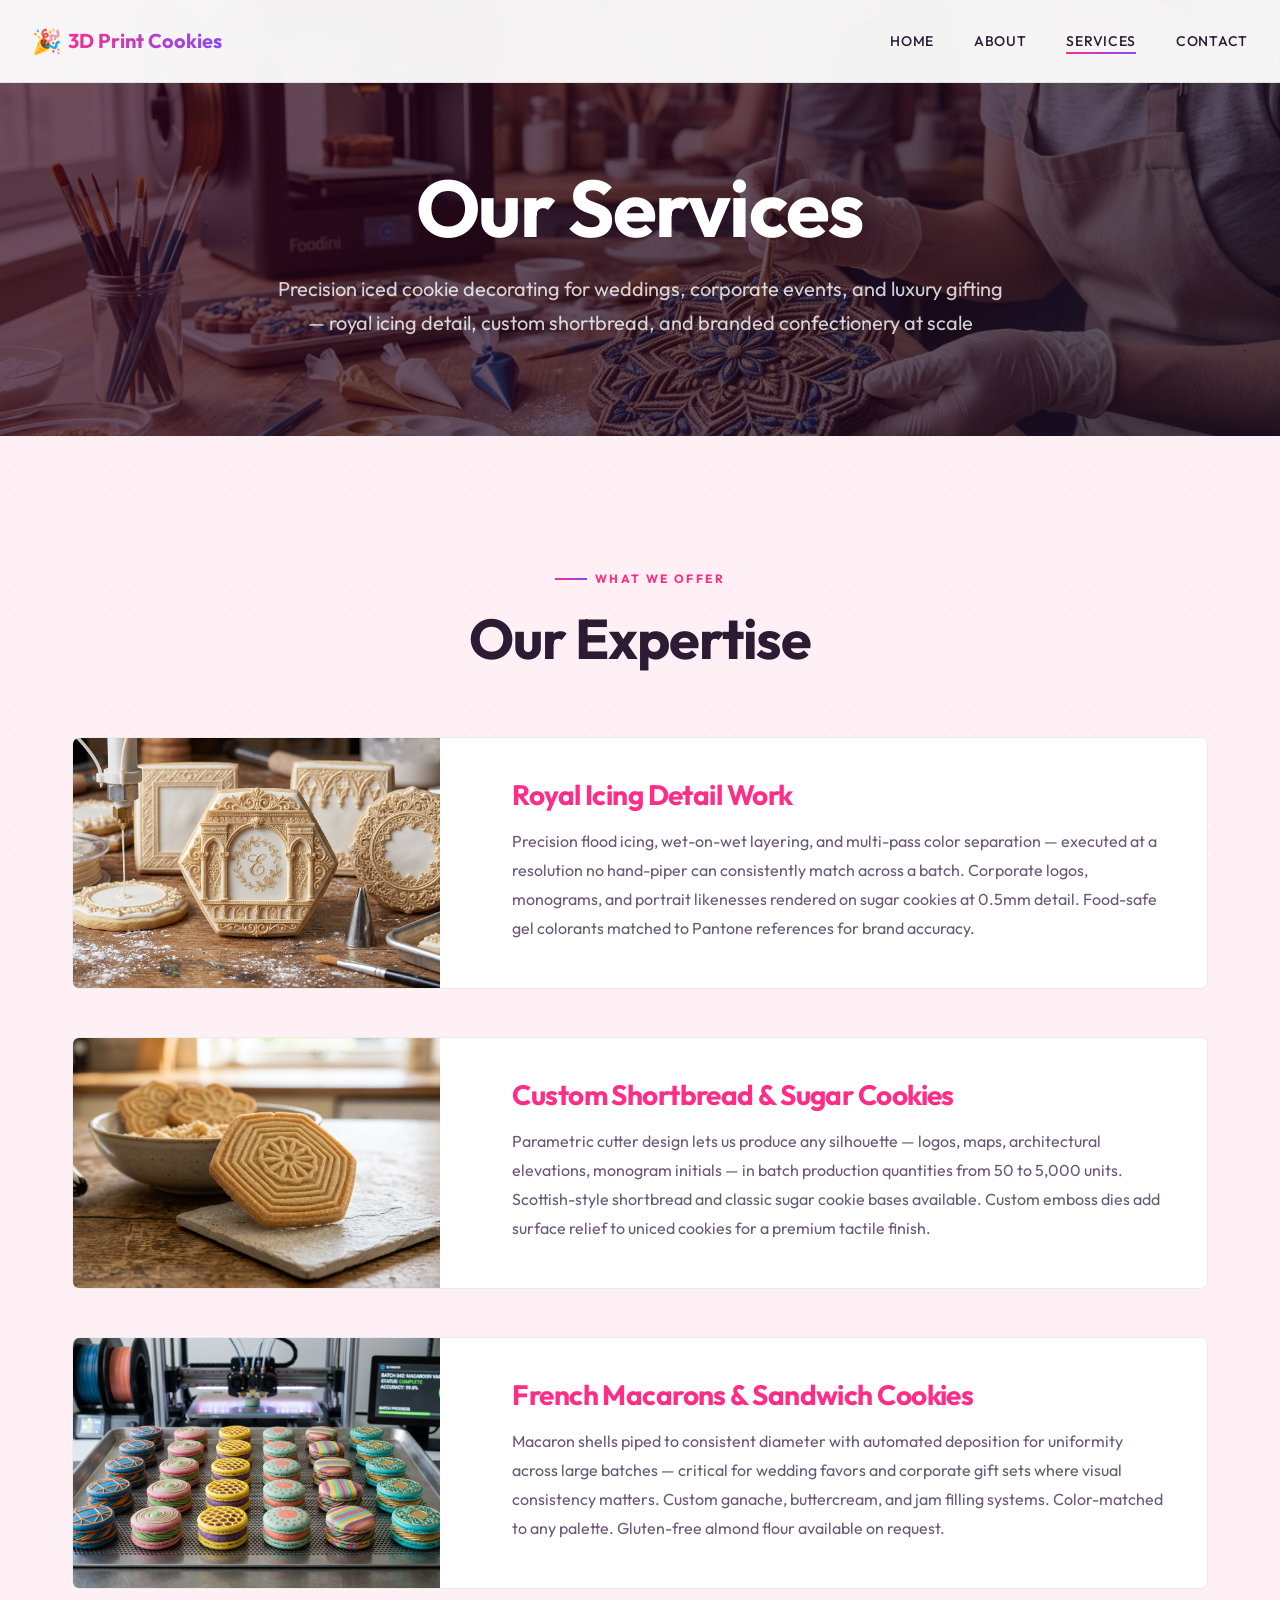
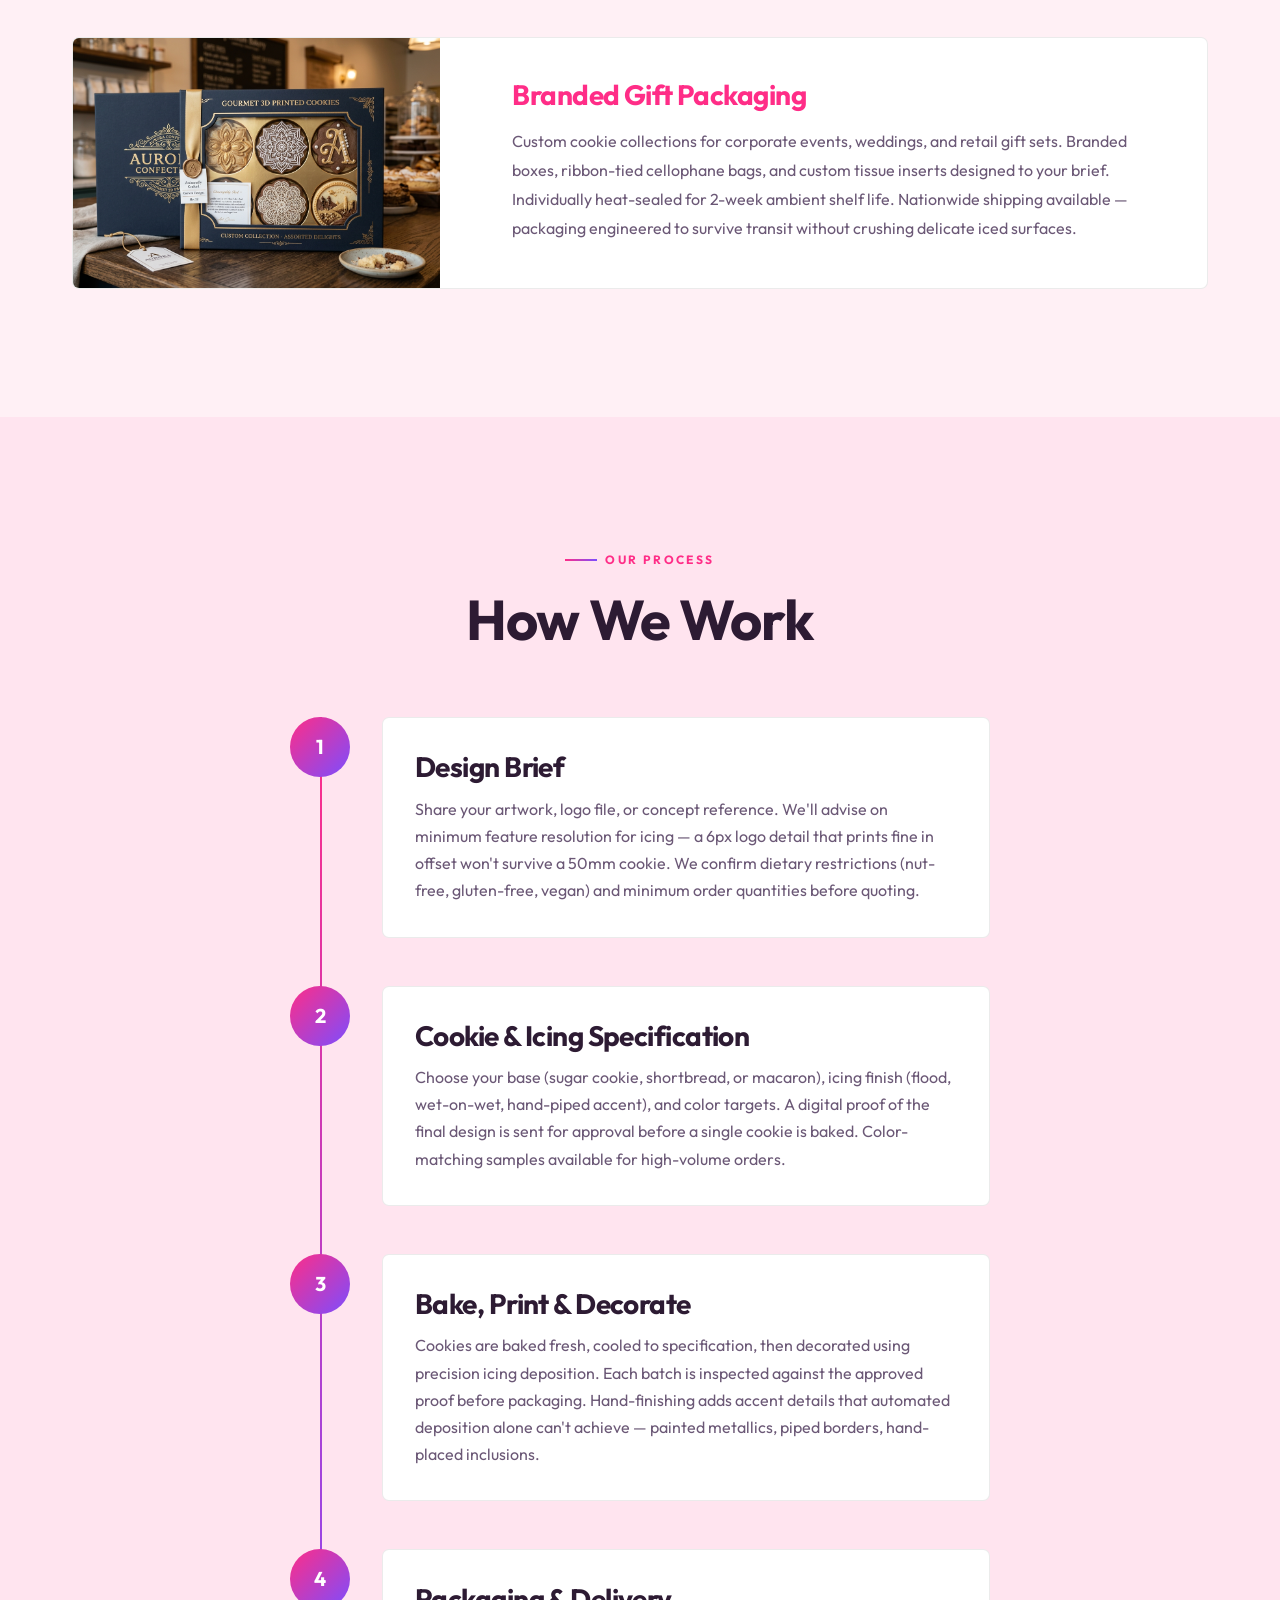
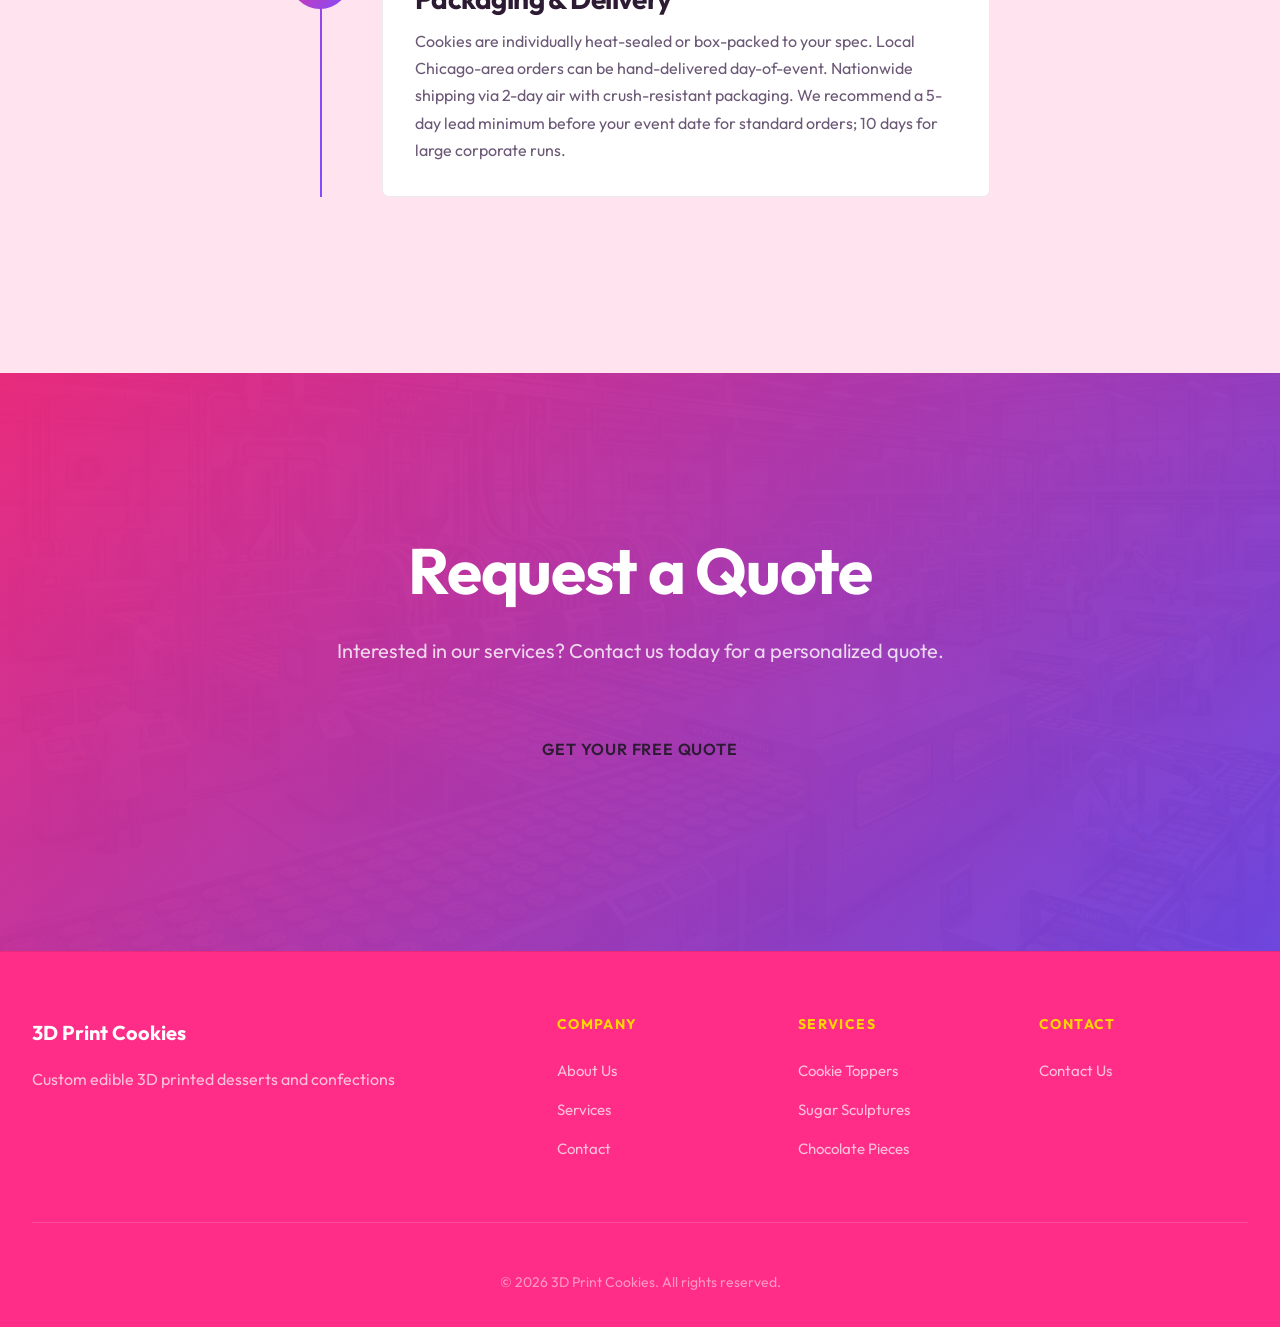
<file: services.html>
<!DOCTYPE html>
<html lang="en">
<head>
    <meta charset="UTF-8">
    <meta name="viewport" content="width=device-width, initial-scale=1.0">
    <meta name="description" content="3D Print Cookies services - Custom edible 3D printed desserts and confections">
    <meta name="keywords" content="3d printed cookies, edible printing, custom desserts, food technology, personalized cookies, max davis, ben stagl, ally reza, chilab, chilab studio, titobi, chicago, manufacturing, functional, 3d, prototype">
    <meta property="og:title" content="3D Print Cookies | Custom edible 3D printed desserts and confections">
    <meta property="og:description" content="3D Print Cookies services - Custom edible 3D printed desserts and confections">
    <meta name="author" content="Max Davis, Ben Stagl, Ally Reza - ChiLab Studio">
    <meta property="og:type" content="website">
    <meta property="og:image" content="images/13_collection_display.png">
    <title>Services - 3D Print Cookies</title>
    <link rel="preconnect" href="https://fonts.googleapis.com">
    <link rel="preconnect" href="https://fonts.gstatic.com" crossorigin>
    <link href="https://fonts.googleapis.com/css2?family=Outfit:wght@300;400;500;600;700;800;900&family=Pacifico&display=swap" rel="stylesheet">
    <link rel="stylesheet" href="css/style.css">
<script type="application/ld+json">
[
  {
    "@context": "https://schema.org",
    "@type": "Organization",
    "name": "3D Print Cookies",
    "url": "https://3dprintcookies.com",
    "description": "3D Print Cookies services - Custom edible 3D printed desserts and confections",
    "contactPoint": {
      "@type": "ContactPoint",
      "contactType": "customer service",
      "url": "https://3dprintcookies.com/contact.html"
    }
  },
  {
    "@context": "https://schema.org",
    "@type": "WebSite",
    "name": "3D Print Cookies",
    "url": "https://3dprintcookies.com"
  },
  {
    "@context": "https://schema.org",
    "@type": "Service",
    "name": "Cookie Toppers",
    "provider": {
      "@type": "Organization",
      "name": "3D Print Cookies",
      "url": "https://3dprintcookies.com"
    },
    "url": "https://3dprintcookies.com/services.html"
  },
  {
    "@context": "https://schema.org",
    "@type": "Service",
    "name": "Sugar Sculptures",
    "provider": {
      "@type": "Organization",
      "name": "3D Print Cookies",
      "url": "https://3dprintcookies.com"
    },
    "url": "https://3dprintcookies.com/services.html"
  },
  {
    "@context": "https://schema.org",
    "@type": "Service",
    "name": "Chocolate Pieces",
    "provider": {
      "@type": "Organization",
      "name": "3D Print Cookies",
      "url": "https://3dprintcookies.com"
    },
    "url": "https://3dprintcookies.com/services.html"
  }
]
</script>
    <!-- ADSENSE: replace ca-pub-REPLACE_WITH_PUB_ID with your publisher ID to activate -->
    <!-- <script async src="https://pagead2.googlesyndication.com/pagead/js/adsbygoogle.js?client=ca-pub-REPLACE_WITH_PUB_ID" crossorigin="anonymous"></script> -->
</head>
<body>
    <div class="sprinkles-bg"></div>

    <header class="site-header">
        <nav class="navbar">
            <div class="nav-container">
                <a href="index.html" class="nav-logo">
                    <span class="logo-emoji">&#127881;</span><span class="logo-text">3D Print Cookies</span>
                </a>
                <button class="nav-toggle" aria-label="Toggle navigation" aria-expanded="false">
                    <span class="hamburger"></span>
                    <span class="hamburger"></span>
                    <span class="hamburger"></span>
                </button>
                <ul class="nav-menu">
                    <li><a href="index.html" class="nav-link">Home</a></li>
                    <li><a href="about.html" class="nav-link">About</a></li>
                    <li><a href="services.html" class="nav-link active">Services</a></li>
                    <li><a href="contact.html" class="nav-link">Contact</a></li>
                </ul>
            </div>
        </nav>
    </header>

    <main>
        <section class="page-hero">
            <div class="page-hero-bg">
                <img src="images/14_artisan_hybrid.png" alt="3D Print Cookies Services" loading="lazy">
                <div class="page-hero-overlay"></div>
            </div>
            <div class="page-hero-content">
                <h1>Our Services</h1>
                <p class="page-hero-subtitle">Precision iced cookie decorating for weddings, corporate events, and luxury gifting — royal icing detail, custom shortbread, and branded confectionery at scale</p>
            </div>
        </section>

        <section class="services-detail-section">
            <div class="container">
                <div class="section-header center">
                    <span class="section-label">WHAT WE OFFER</span>
                    <h2>Our Expertise</h2>
                </div>
                <div class="services-detail-grid">
                    <div class="service-detail-card animate-in">
                        <div class="service-detail-image">
                            <img src="images/15_decorative_borders.png" alt="Royal Icing Detail Work" loading="lazy">
                        </div>
                        <div class="service-detail-content">
                            <h3>Royal Icing Detail Work</h3>
                            <p>Precision flood icing, wet-on-wet layering, and multi-pass color separation — executed at a resolution no hand-piper can consistently match across a batch. Corporate logos, monograms, and portrait likenesses rendered on sugar cookies at 0.5mm detail. Food-safe gel colorants matched to Pantone references for brand accuracy.</p>
                        </div>
                    </div>
                    <div class="service-detail-card animate-in">
                        <div class="service-detail-image">
                            <img src="images/17_shortbread_delicate.png" alt="Custom Shortbread and Sugar Cookies" loading="lazy">
                        </div>
                        <div class="service-detail-content">
                            <h3>Custom Shortbread & Sugar Cookies</h3>
                            <p>Parametric cutter design lets us produce any silhouette — logos, maps, architectural elevations, monogram initials — in batch production quantities from 50 to 5,000 units. Scottish-style shortbread and classic sugar cookie bases available. Custom emboss dies add surface relief to uniced cookies for a premium tactile finish.</p>
                        </div>
                    </div>
                    <div class="service-detail-card animate-in">
                        <div class="service-detail-image">
                            <img src="images/18_macaroon_variety.png" alt="French Macarons and Sandwich Cookies" loading="lazy">
                        </div>
                        <div class="service-detail-content">
                            <h3>French Macarons & Sandwich Cookies</h3>
                            <p>Macaron shells piped to consistent diameter with automated deposition for uniformity across large batches — critical for wedding favors and corporate gift sets where visual consistency matters. Custom ganache, buttercream, and jam filling systems. Color-matched to any palette. Gluten-free almond flour available on request.</p>
                        </div>
                    </div>
                    <div class="service-detail-card animate-in">
                        <div class="service-detail-image">
                            <img src="images/19_gourmet_packaging.png" alt="Branded Gift Packaging" loading="lazy">
                        </div>
                        <div class="service-detail-content">
                            <h3>Branded Gift Packaging</h3>
                            <p>Custom cookie collections for corporate events, weddings, and retail gift sets. Branded boxes, ribbon-tied cellophane bags, and custom tissue inserts designed to your brief. Individually heat-sealed for 2-week ambient shelf life. Nationwide shipping available — packaging engineered to survive transit without crushing delicate iced surfaces.</p>
                        </div>
                    </div>
                </div>
            </div>
        </section>

        <section class="timeline-section">
            <div class="container">
                <div class="section-header center">
                    <span class="section-label">OUR PROCESS</span>
                    <h2>How We Work</h2>
                </div>
                <div class="timeline">
                    <div class="timeline-line"></div>
                    <div class="timeline-step animate-in">
                        <div class="timeline-number">1</div>
                        <div class="timeline-content">
                            <h3>Design Brief</h3>
                            <p>Share your artwork, logo file, or concept reference. We'll advise on minimum feature resolution for icing — a 6px logo detail that prints fine in offset won't survive a 50mm cookie. We confirm dietary restrictions (nut-free, gluten-free, vegan) and minimum order quantities before quoting.</p>
                        </div>
                    </div>
                    <div class="timeline-step animate-in">
                        <div class="timeline-number">2</div>
                        <div class="timeline-content">
                            <h3>Cookie & Icing Specification</h3>
                            <p>Choose your base (sugar cookie, shortbread, or macaron), icing finish (flood, wet-on-wet, hand-piped accent), and color targets. A digital proof of the final design is sent for approval before a single cookie is baked. Color-matching samples available for high-volume orders.</p>
                        </div>
                    </div>
                    <div class="timeline-step animate-in">
                        <div class="timeline-number">3</div>
                        <div class="timeline-content">
                            <h3>Bake, Print & Decorate</h3>
                            <p>Cookies are baked fresh, cooled to specification, then decorated using precision icing deposition. Each batch is inspected against the approved proof before packaging. Hand-finishing adds accent details that automated deposition alone can't achieve — painted metallics, piped borders, hand-placed inclusions.</p>
                        </div>
                    </div>
                    <div class="timeline-step animate-in">
                        <div class="timeline-number">4</div>
                        <div class="timeline-content">
                            <h3>Packaging & Delivery</h3>
                            <p>Cookies are individually heat-sealed or box-packed to your spec. Local Chicago-area orders can be hand-delivered day-of-event. Nationwide shipping via 2-day air with crush-resistant packaging. We recommend a 5-day lead minimum before your event date for standard orders; 10 days for large corporate runs.</p>
                        </div>
                    </div>
                </div>
            </div>
        </section>

        <section class="cta-section">
            <div class="cta-content">
                <h2>Request a Quote</h2>
                <p>Interested in our services? Contact us today for a personalized quote.</p>
                <a href="contact.html" class="btn btn-large">Get Your Free Quote</a>
            </div>
            <div class="cta-background">
                <img src="images/20_industrial_future.png" alt="3D Print Cookies" loading="lazy">
            </div>
        </section>
    </main>

    <footer class="site-footer">
        <div class="footer-container">
            <div class="footer-main">
                <div class="footer-brand">
                    <div class="footer-logo">3D Print Cookies</div>
                    <p>Custom edible 3D printed desserts and confections</p>
                </div>
                <div class="footer-links">
                    <div class="footer-column">
                        <h4>Company</h4>
                        <ul>
                            <li><a href="about.html">About Us</a></li>
                            <li><a href="services.html">Services</a></li>
                            <li><a href="contact.html">Contact</a></li>
                        </ul>
                    </div>
                    <div class="footer-column">
                        <h4>Services</h4>
                        <ul>
                            <li><a href="services.html">Cookie Toppers</a></li>
                            <li><a href="services.html">Sugar Sculptures</a></li>
                            <li><a href="services.html">Chocolate Pieces</a></li>
                        </ul>
                    </div>
                    <div class="footer-column">
                        <h4>Contact</h4>
                        <ul>
                            <li><a href="contact.html">Contact Us</a></li>
                        </ul>
                    </div>
                </div>
            </div>
            <div class="footer-bottom">
                <p>&copy; 2026 3D Print Cookies. All rights reserved.</p>
            </div>
        </div>
    </footer>

    <script src="js/main.js"></script>
</body>
</html>
</file>
<file: css/style.css>
/* ============================================
   3dprintcakes.com - Playful/Vibrant Design
   Premium Generated Stylesheet
   ============================================ */

:root {
    --primary: #ff2d87;
    --primary-dark: #d4206e;
    --secondary: #ffd600;
    --accent: #7c4dff;
    --bg-dark: #fff0f5;
    --bg-darker: #ffe4ef;
    --bg-card: #ffffff;
    --text: #2d1b33;
    --text-dim: #6b5876;
    --border: rgba(0,0,0,0.08);
    --font-heading: 'Outfit', sans-serif;
    --font-body: 'Outfit', sans-serif;
    --radius: 7px;
    --transition: all 0.4s cubic-bezier(0.4,0,0.2,1);
    --transition-fast: all 0.2s ease;
}

.sprinkles-bg{position:fixed;top:0;left:0;width:100%;height:100%;background-image:radial-gradient(circle,#ff2d8710 1px,transparent 1px),radial-gradient(circle,#ffd60010 1px,transparent 1px);background-size:30px 30px,20px 20px;background-position:0 0,10px 10px;pointer-events:none;z-index:0;}

*,*::before,*::after { margin:0;padding:0;box-sizing:border-box; }
html { scroll-behavior:smooth;font-size:16px; }

body {
    font-family: var(--font-body);
    color: var(--text);
    background-color: var(--bg-dark);
    line-height: 1.7;
    -webkit-font-smoothing: antialiased;
    overflow-x: hidden;
    position: relative;
}

h1,h2,h3,h4,h5,h6 {
    font-family: var(--font-heading);
    line-height: 1.2;
    font-weight: 700;
    color: var(--text);
    letter-spacing: -0.02em;
}
h1 { font-size: clamp(2.5rem,8vw,5rem); }
h2 { font-size: clamp(2rem,5vw,3.5rem); }
h3 { font-size: clamp(1.25rem,3vw,1.75rem); }
a { text-decoration:none;color:inherit; }
img { max-width:100%;display:block; }

/* Layout */
.container { max-width:1200px;margin:0 auto;padding:0 2rem; }
.container-wide { max-width:1400px;margin:0 auto;padding:0 2rem; }
section { padding:8rem 0; }
.section-header { margin-bottom:4rem; }
.section-header.center { text-align:center; }

.section-label {
    display:inline-block;
    font-size:0.75rem;font-weight:700;
    text-transform:uppercase;letter-spacing:0.2em;
    color:var(--primary);margin-bottom:1rem;
    position:relative;padding-left:2.5rem;
}
.section-label::before {
    content:'';position:absolute;left:0;top:50%;
    transform:translateY(-50%);width:2rem;height:2px;
    background:linear-gradient(90deg,var(--primary),var(--accent));
}

/* Header */
.site-header {
    position:fixed;top:0;left:0;right:0;z-index:1000;
    background:rgba(255,255,255,0.95);
    backdrop-filter:blur(20px);
    border-bottom:1px solid var(--border);
    transition: box-shadow 0.3s ease;
}
.site-header.scrolled { box-shadow:0 4px 30px rgba(0,0,0,0.15); }
.navbar { padding:1.5rem 0; }
.nav-container {
    max-width:1400px;margin:0 auto;padding:0 2rem;
    display:flex;justify-content:space-between;align-items:center;
}
.nav-logo {
    font-family:var(--font-heading);font-size:1.25rem;font-weight:700;
    display:flex;align-items:center;gap:0.35rem;
    transition:var(--transition-fast);
}
.nav-logo:hover { transform:translateY(-2px); }
.logo-bracket { color:var(--primary);font-size:1.5rem; }
.logo-text {
    background:linear-gradient(135deg,var(--primary),var(--accent));
    -webkit-background-clip:text;-webkit-text-fill-color:transparent;
    background-clip:text;
}
.logo-emoji { font-size:1.5rem;line-height:1; }
.nav-menu { display:flex;gap:2.5rem;list-style:none; }
.nav-link {
    position:relative;font-weight:500;text-transform:uppercase;
    font-size:0.875rem;letter-spacing:0.05em;
    transition:var(--transition-fast);
}
.nav-link::after {
    content:'';position:absolute;bottom:-4px;left:0;width:0;height:2px;
    background:linear-gradient(90deg,var(--primary),var(--accent));
    transition:var(--transition);
}
.nav-link:hover::after,.nav-link.active::after { width:100%; }
.nav-link:hover { color:var(--primary); }

.nav-toggle {
    display:none;flex-direction:column;gap:5px;
    background:none;border:none;cursor:pointer;padding:0.5rem;
}
.hamburger {
    width:25px;height:2px;background:var(--primary);
    transition:var(--transition);display:block;
    position:relative;
}
.hamburger::before,.hamburger::after {
    content:'';position:absolute;width:25px;height:2px;
    background:var(--primary);transition:var(--transition);
}
.hamburger::before { top:-7px; }
.hamburger::after { top:7px; }
.nav-toggle.active .hamburger { background:transparent; }
.nav-toggle.active .hamburger::before { transform:rotate(45deg);top:0; }
.nav-toggle.active .hamburger::after { transform:rotate(-45deg);top:0; }

/* Hero */
.hero {
    position:relative;min-height:100vh;
    display:flex;align-items:center;justify-content:center;
    overflow:hidden;padding-top:80px;
}
.hero-background {
    position:absolute;top:0;left:0;width:100%;height:100%;z-index:0;
}
.hero-background img {
    width:100%;height:100%;object-fit:cover;filter:brightness(0.35);
}
.hero-overlay {
    position:absolute;top:0;left:0;width:100%;height:100%;
    background:linear-gradient(135deg, rgba(255,0,100,0.15), rgba(124,77,255,0.1));
}
.hero-content {
    position:relative;z-index:2;max-width:1400px;
    margin:0 auto;padding:0 2rem;text-align:center;
}
.hero-badge {
    display:inline-block;padding:0.5rem 1.5rem;
    border:1px solid var(--primary);border-radius:50px;
    font-size:0.75rem;font-weight:600;letter-spacing:0.15em;
    text-transform:uppercase;color:var(--primary);
    margin-bottom:2rem;animation:fadeInDown 0.8s ease-out;
}
.hero-title { margin-bottom:1.5rem;color:#fff;animation:fadeInUp 0.8s ease-out 0.2s both; }
.title-line { display:block;line-height:1; }
.title-line.highlight {
    background:linear-gradient(135deg,var(--primary),var(--accent));
    -webkit-background-clip:text;-webkit-text-fill-color:transparent;
    background-clip:text;
}
.hero-subtitle {
    font-size:clamp(1.125rem,2vw,1.5rem);
    max-width:700px;margin:0 auto 3rem;color:rgba(255,255,255,0.8);
    animation:fadeInUp 0.8s ease-out 0.4s both;
}
.hero-actions {
    display:flex;gap:1.5rem;justify-content:center;flex-wrap:wrap;
    animation:fadeInUp 0.8s ease-out 0.6s both;
}
.hero-stats {
    display:flex;gap:4rem;justify-content:center;margin-top:4rem;
    animation:fadeInUp 0.8s ease-out 0.8s both;
}
.stat-item { text-align:center; }
.stat-number {
    font-family:var(--font-heading);font-size:2.5rem;font-weight:900;
    background:linear-gradient(135deg,var(--primary),#fff);
    -webkit-background-clip:text;-webkit-text-fill-color:transparent;
    background-clip:text;line-height:1;margin-bottom:0.5rem;
}
.stat-label {
    font-size:0.875rem;text-transform:uppercase;
    letter-spacing:0.1em;color:rgba(255,255,255,0.6);
}
.scroll-indicator {
    position:absolute;bottom:3rem;left:50%;transform:translateX(-50%);
    display:flex;flex-direction:column;align-items:center;gap:0.5rem;
    font-size:0.75rem;letter-spacing:0.15em;color:rgba(255,255,255,0.5);
    animation:fadeInUp 0.8s ease-out 1s both;
}
.scroll-line {
    width:1px;height:40px;
    background:linear-gradient(180deg,transparent,var(--primary));
    animation:scrollLine 2s ease-in-out infinite;
}

/* Buttons */
.btn {
    display:inline-block;padding:1rem 2.5rem;
    font-family:var(--font-heading);font-weight:600;font-size:0.875rem;
    text-transform:uppercase;letter-spacing:0.05em;
    border-radius:var(--radius);transition:var(--transition);
    cursor:pointer;position:relative;overflow:hidden;border:none;
}
.btn::before {
    content:'';position:absolute;top:0;left:-100%;width:100%;height:100%;
    background:linear-gradient(90deg,transparent,rgba(255,255,255,0.2),transparent);
    transition:left 0.5s;
}
.btn:hover::before { left:100%; }
.btn-primary {
    background:linear-gradient(135deg,var(--primary),var(--accent));
    color:#fff;
}
.btn-primary:hover {
    transform:translateY(-2px);
    box-shadow:0 10px 30px rgba(255,45,135,0.3);
}
.btn-secondary {
    background:transparent;border:2px solid var(--primary);color:var(--primary);
}
.btn-secondary:hover {
    background:var(--primary);color:#fff0f5;transform:translateY(-2px);
}
.btn-outline {
    background:transparent;border:2px solid var(--text);color:var(--text);
    padding:0.875rem 2rem;
}
.btn-outline:hover { background:var(--text);color:var(--bg-dark); }
.btn-large { padding:1.25rem 3rem;font-size:1rem; }
.btn-submit { width:100%;text-align:center; }

/* Process Section */
.process-section { background:#ffe4ef; }
.process-grid {
    display:grid;grid-template-columns:repeat(auto-fit,minmax(300px,1fr));gap:3rem;
}
.process-card {
    position:relative;background:#ffffff;
    border:1px solid var(--border);border-radius:var(--radius);
    padding:2rem;transition:var(--transition);
}
.process-card:hover {
    transform:translateY(-10px);border-color:var(--primary);
    box-shadow:0 20px 40px rgba(255,45,135,0.1);
}
.card-number {
    font-family:var(--font-heading);font-size:4rem;font-weight:900;
    line-height:1;
    background:linear-gradient(135deg,var(--primary),var(--accent));
    -webkit-background-clip:text;-webkit-text-fill-color:transparent;
    background-clip:text;opacity:0.15;position:absolute;top:1rem;right:1.5rem;
}
.card-image {
    width:100%;height:200px;border-radius:calc(var(--radius) - 4px);
    overflow:hidden;margin-bottom:1.5rem;
}
.card-image img {
    width:100%;height:100%;object-fit:cover;transition:var(--transition);
}
.process-card:hover .card-image img { transform:scale(1.1); }
.process-card h3 { margin-bottom:1rem; }
.process-card p { color:var(--text-dim);line-height:1.7; }

/* Materials Section */
.materials-section {
    background:#fff0f5;
}
.materials-content {
    display:grid;grid-template-columns:1fr 1fr;gap:4rem;align-items:center;
}
.materials-info h2 { margin-bottom:1.5rem; }
.materials-info p { color:var(--text-dim);margin-bottom:2rem;line-height:1.8; }
.materials-list { list-style:none;margin-bottom:2.5rem; }
.materials-list li {
    padding:0.75rem 0;font-size:1.125rem;
    display:flex;align-items:center;gap:1rem;
    border-bottom:1px solid var(--border);
}
.material-icon { color:var(--primary);font-size:0.5rem; }
.materials-visual { position:relative; }
.materials-visual img {
    width:100%;border-radius:var(--radius);
    box-shadow:0 20px 60px rgba(0,0,0,0.3);
}
.visual-accent {
    position:absolute;top:-2rem;right:-2rem;width:200px;height:200px;
    background:linear-gradient(135deg,var(--primary),var(--accent));
    opacity:0.1;border-radius:50%;filter:blur(60px);z-index:-1;
}

/* Industries Section */
.industries-grid {
    display:grid;grid-template-columns:repeat(auto-fit,minmax(250px,1fr));gap:2rem;
}
.industry-card {
    background:#ffffff;border:1px solid var(--border);
    border-radius:var(--radius);padding:2.5rem 2rem;text-align:center;
    transition:var(--transition);
}
.industry-card:hover {
    transform:translateY(-5px);border-color:var(--primary);
}
.industry-icon {
    font-size:3rem;margin-bottom:1.5rem;display:inline-block;
    background:linear-gradient(135deg,var(--primary),var(--accent));
    -webkit-background-clip:text;-webkit-text-fill-color:transparent;
    background-clip:text;
}
.industry-card h3 { margin-bottom:1rem;font-size:1.5rem; }
.industry-card p { color:var(--text-dim);line-height:1.7; }

/* CTA Section */
.cta-section { position:relative;padding:10rem 0;overflow:hidden; }
.cta-background {
    position:absolute;top:0;left:0;width:100%;height:100%;z-index:0;
}
.cta-background img {
    width:100%;height:100%;object-fit:cover;filter:brightness(0.2);
}
.cta-background::after {
    content:'';position:absolute;top:0;left:0;width:100%;height:100%;
    background:linear-gradient(135deg, rgba(255,45,135,0.9), rgba(124,77,255,0.85));
}
.cta-content {
    position:relative;z-index:2;text-align:center;max-width:800px;margin:0 auto;
}
.cta-content h2 {
    font-size:clamp(2.5rem,5vw,4rem);margin-bottom:1.5rem;color:#fff;
}
.cta-content p { font-size:1.25rem;color:rgba(255,255,255,0.8);margin-bottom:3rem; }

/* Page Hero (secondary pages) */
.page-hero {
    position:relative;padding:10rem 0 6rem;overflow:hidden;
    display:flex;align-items:center;justify-content:center;
}
.page-hero-bg {
    position:absolute;top:0;left:0;width:100%;height:100%;z-index:0;
}
.page-hero-bg img {
    width:100%;height:100%;object-fit:cover;filter:brightness(0.35);
}
.page-hero-overlay {
    position:absolute;top:0;left:0;width:100%;height:100%;
    background:linear-gradient(135deg, rgba(255,0,100,0.15), rgba(124,77,255,0.1));
}
.page-hero-content {
    position:relative;z-index:2;text-align:center;max-width:800px;
    margin:0 auto;padding:0 2rem;
}
.page-hero-content h1 { color:#fff;margin-bottom:1rem; }
.page-hero-subtitle { font-size:1.25rem;color:rgba(255,255,255,0.8); }

/* About Page */
.story-section { padding:8rem 0; }
.story-grid {
    display:grid;grid-template-columns:1fr 1fr;gap:4rem;align-items:center;
}
.story-image img {
    width:100%;border-radius:var(--radius);
    box-shadow:0 20px 60px rgba(0,0,0,0.15);
}
.story-content { }
.story-content h2 { margin-bottom:1.5rem; }
.story-content p { color:var(--text-dim);margin-bottom:1.5rem;line-height:1.8; }

.mission-section { background:#ffe4ef;padding:8rem 0; }
.mission-grid {
    display:grid;grid-template-columns:1fr 1fr;gap:3rem;
}
.mission-card {
    background:#ffffff;border:1px solid var(--border);
    border-radius:var(--radius);padding:3rem;
}
.mission-card h3 { margin-bottom:1.5rem;color:var(--primary); }
.mission-card p { color:var(--text-dim);line-height:1.8; }

.values-section { padding:8rem 0; }
.values-grid {
    display:grid;grid-template-columns:repeat(auto-fit,minmax(250px,1fr));gap:2rem;
}
.value-card {
    background:#ffffff;border:1px solid var(--border);
    border-radius:var(--radius);padding:2.5rem 2rem;text-align:center;
    transition:var(--transition);
}
.value-card:hover { transform:translateY(-5px);border-color:var(--primary); }
.value-icon {
    font-size:2.5rem;margin-bottom:1rem;
    background:linear-gradient(135deg,var(--primary),var(--accent));
    -webkit-background-clip:text;-webkit-text-fill-color:transparent;
    background-clip:text;
}
.value-card h3 { margin-bottom:1rem; }
.value-card p { color:var(--text-dim);line-height:1.7; }

.stats-section {
    background:#ffe4ef;padding:6rem 0;
}
.stats-bar {
    display:grid;grid-template-columns:repeat(4,1fr);gap:2rem;text-align:center;
}

/* Services Page */
.services-detail-section { padding:8rem 0; }
.services-detail-grid { display:grid;gap:3rem; }
.service-detail-card {
    display:grid;grid-template-columns:1fr 2fr;gap:2rem;
    background:#ffffff;border:1px solid var(--border);
    border-radius:var(--radius);overflow:hidden;
    transition:var(--transition);
}
.service-detail-card:hover { transform:translateY(-5px);border-color:var(--primary); }
.service-detail-image { height:100%;min-height:250px; }
.service-detail-image img { width:100%;height:100%;object-fit:cover; }
.service-detail-content { padding:2.5rem; }
.service-detail-content h3 { margin-bottom:1rem;color:var(--primary); }
.service-detail-content p { color:var(--text-dim);line-height:1.8; }

.timeline-section { background:#ffe4ef;padding:8rem 0; }
.timeline { position:relative;max-width:700px;margin:0 auto; }
.timeline-line {
    position:absolute;left:30px;top:0;bottom:0;width:2px;
    background:linear-gradient(180deg,var(--primary),var(--accent));
}
.timeline-step {
    display:flex;gap:2rem;margin-bottom:3rem;position:relative;
}
.timeline-number {
    width:60px;height:60px;border-radius:50%;flex-shrink:0;
    background:linear-gradient(135deg,var(--primary),var(--accent));
    color:#fff;display:flex;align-items:center;justify-content:center;
    font-family:var(--font-heading);font-weight:700;font-size:1.25rem;
    z-index:1;
}
.timeline-content {
    background:#ffffff;border:1px solid var(--border);
    border-radius:var(--radius);padding:2rem;flex:1;
}
.timeline-content h3 { margin-bottom:0.75rem; }
.timeline-content p { color:var(--text-dim);line-height:1.7; }

/* Contact Page */
.contact-section { padding:8rem 0; }
.contact-grid {
    display:grid;grid-template-columns:1fr 1fr;gap:4rem;align-items:start;
}
.contact-info h2 { margin-bottom:1.5rem; }
.contact-info > p { color:var(--text-dim);line-height:1.8;margin-bottom:2rem; }
.contact-cards { display:grid;gap:1.5rem; }
.contact-card {
    background:#ffffff;border:1px solid var(--border);
    border-radius:var(--radius);padding:1.5rem;
    display:flex;gap:1rem;align-items:flex-start;
}
.contact-card-icon {
    font-size:1.5rem;flex-shrink:0;
    background:linear-gradient(135deg,var(--primary),var(--accent));
    -webkit-background-clip:text;-webkit-text-fill-color:transparent;
    background-clip:text;
}
.contact-card h4 { margin-bottom:0.25rem;font-size:1rem; }
.contact-card p { color:var(--text-dim);font-size:0.9375rem; }

.contact-form-wrapper {
    background:#ffffff;border:1px solid var(--border);
    border-radius:var(--radius);padding:2.5rem;
    box-shadow:0 20px 60px rgba(0,0,0,0.1);
}
.contact-form-wrapper h2 { margin-bottom:2rem; }
.form-group { margin-bottom:1.25rem; }
.form-group label {
    display:block;margin-bottom:0.4rem;font-weight:600;
    color:var(--text);font-size:0.95rem;
}
.required { color:#e74c3c; }
.form-group input[type="text"],
.form-group input[type="email"],
.form-group input[type="tel"],
.form-group textarea {
    width:100%;padding:0.875rem 1rem;
    border:2px solid var(--border);border-radius:var(--radius);
    font-family:var(--font-body);font-size:1rem;
    color:var(--text);background:#ffe4ef;
    transition:var(--transition);
}
.form-group input:focus,
.form-group textarea:focus {
    outline:none;border-color:var(--primary);
    box-shadow:0 0 0 3px rgba(255,45,135,0.15);
}
.form-group input.error,
.form-group textarea.error { border-color:#e74c3c; }
.form-error { color:#e74c3c;font-size:0.85rem;margin-top:0.25rem;min-height:1.2em; }
.form-group input[type="file"] { font-family:var(--font-body);font-size:0.95rem;padding:0.5rem 0;border:none;background:none; }

/* Footer */
.site-footer {
    background:#ff2d87;
    border-top:1px solid var(--border);padding:4rem 0 2rem;
    color:#fff;
}
.footer-container { max-width:1400px;margin:0 auto;padding:0 2rem; }
.footer-main {
    display:grid;grid-template-columns:2fr 3fr;gap:4rem;
    margin-bottom:3rem;padding-bottom:3rem;
    border-bottom:1px solid rgba(255,255,255,0.15);
}
.footer-brand { }
.footer-logo {
    font-family:var(--font-heading);font-size:1.25rem;
    font-weight:700;margin-bottom:1rem;
    color:#fff;
}
.footer-brand p { color:rgba(255,255,255,0.7); }
.footer-links {
    display:grid;grid-template-columns:repeat(3,1fr);gap:2rem;
}
.footer-column h4 {
    font-size:0.875rem;text-transform:uppercase;letter-spacing:0.1em;
    margin-bottom:1.5rem;color:var(--secondary);
}
.footer-column ul { list-style:none; }
.footer-column li { margin-bottom:0.75rem; }
.footer-column a {
    color:rgba(255,255,255,0.7);
    transition:var(--transition-fast);font-size:0.9375rem;
}
.footer-column a:hover { color:var(--primary);padding-left:5px; }
.footer-bottom {
    text-align:center;
    color:rgba(255,255,255,0.5);
    font-size:0.875rem;
}

/* Scroll Animation */
.animate-in {
    opacity:0;transform:translateY(30px);transition:opacity 0.6s ease,transform 0.6s ease;
}
.animate-in.visible { opacity:1;transform:translateY(0); }

/* Keyframes */
@keyframes fadeInDown {
    from { opacity:0;transform:translateY(-20px); }
    to { opacity:1;transform:translateY(0); }
}
@keyframes fadeInUp {
    from { opacity:0;transform:translateY(20px); }
    to { opacity:1;transform:translateY(0); }
}
@keyframes scrollLine {
    0%,100% { transform:scaleY(1); }
    50% { transform:scaleY(1.5); }
}

/* Responsive */
@media(max-width:968px) {
    .nav-menu {
        position:fixed;top:80px;right:-100%;width:300px;
        height:calc(100vh - 80px);background:#ffffff;
        flex-direction:column;padding:2rem;gap:1.5rem;
        border-left:1px solid var(--border);transition:var(--transition);
        z-index:1000;
    }
    .nav-menu.active { right:0; }
    .nav-toggle { display:flex; }
    .hero-stats { gap:2rem; }
    .materials-content { grid-template-columns:1fr; }
    .story-grid { grid-template-columns:1fr; }
    .mission-grid { grid-template-columns:1fr; }
    .contact-grid { grid-template-columns:1fr; }
    .service-detail-card { grid-template-columns:1fr; }
    .service-detail-image { min-height:200px; }
    .footer-main { grid-template-columns:1fr; }
    .footer-links { grid-template-columns:repeat(2,1fr); }
    .stats-bar { grid-template-columns:repeat(2,1fr); }
}
@media(max-width:640px) {
    section { padding:5rem 0; }
    .hero { min-height:90vh; }
    .hero-stats { flex-direction:column;gap:1.5rem; }
    .process-grid { grid-template-columns:1fr; }
    .industries-grid { grid-template-columns:1fr; }
    .values-grid { grid-template-columns:1fr; }
    .footer-links { grid-template-columns:1fr; }
    .cta-section { padding:6rem 0; }
    .stats-bar { grid-template-columns:1fr; }
    .page-hero { padding:8rem 0 4rem; }
    .timeline-step { flex-direction:column;align-items:flex-start; }
    .timeline-line { display:none; }
}
</file>
